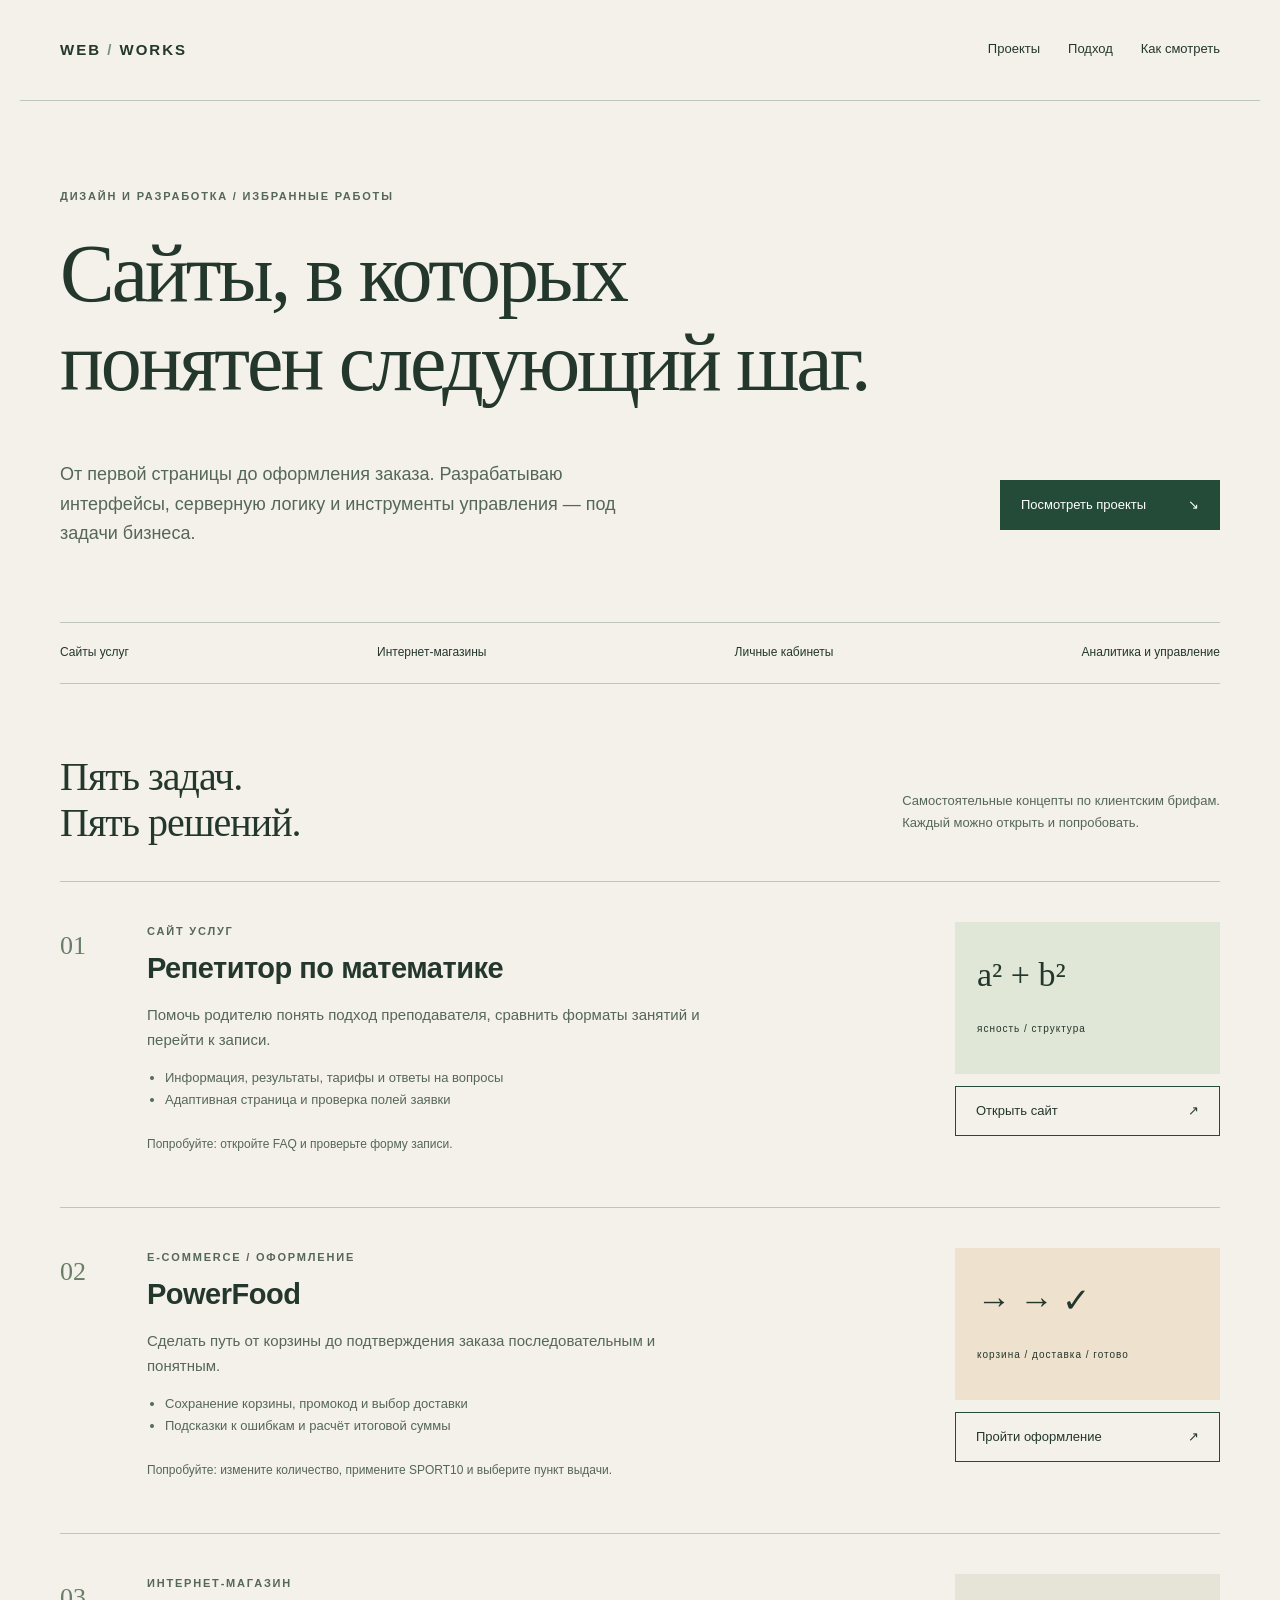
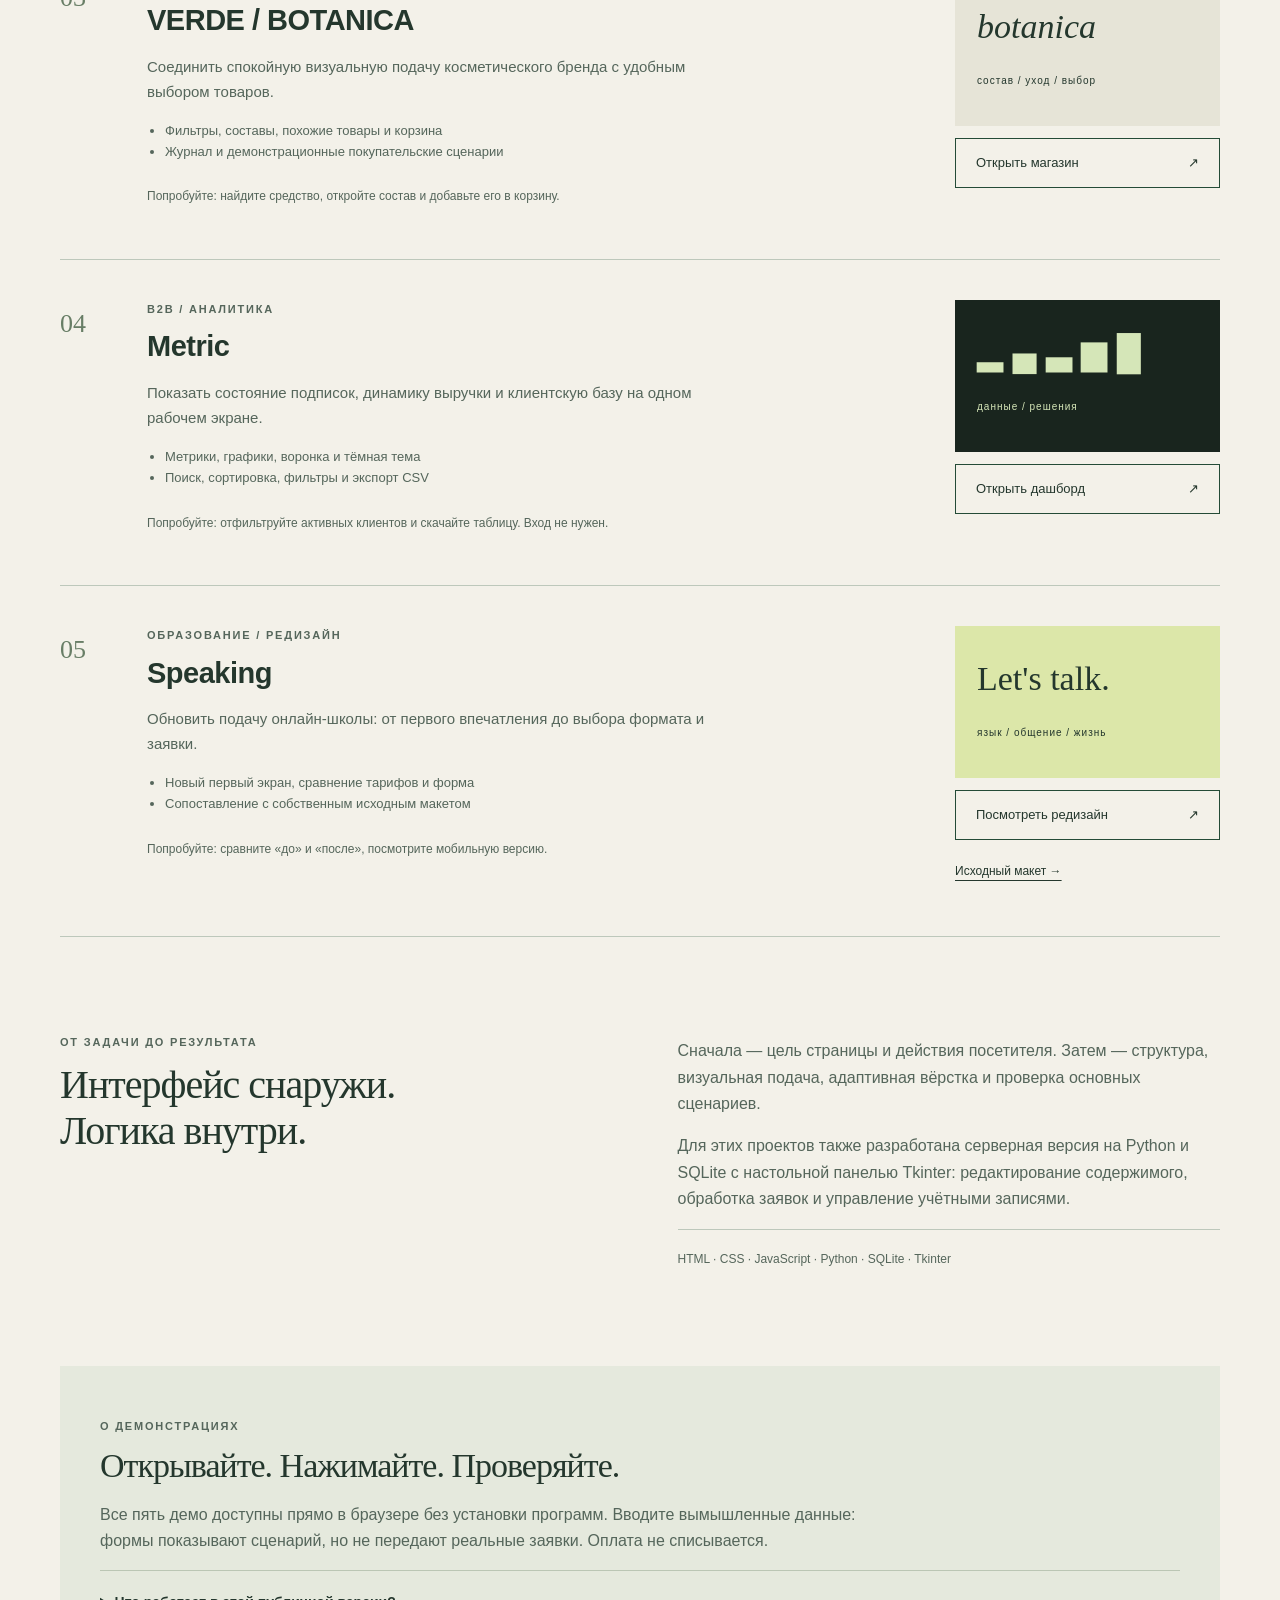
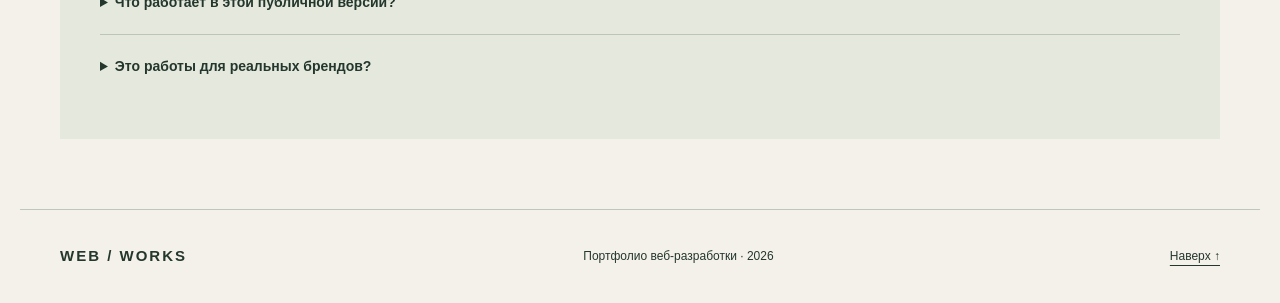
<file: index.html>
<!doctype html>
<html lang="ru">
<head>
  <meta charset="utf-8">
  <meta name="viewport" content="width=device-width,initial-scale=1">
  <meta name="description" content="Портфолио веб-разработки: сайты услуг, интернет-магазины, интерфейсы аналитики. Пять интерактивных демонстраций.">
  <meta name="theme-color" content="#f3f1e9">
  <title>Веб-разработка — избранные проекты</title>
  <link rel="icon" href="assets/favicon.svg" type="image/svg+xml">
  <link rel="stylesheet" href="assets/styles.css">
</head>
<body>
<a class="skip" href="#main">Перейти к содержимому</a>
<header class="wrap"><a class="wordmark" href="./" aria-label="Портфолио — главная">WEB<span> / </span>WORKS</a><nav aria-label="Навигация"><a href="#projects">Проекты</a><a href="#approach">Подход</a><a href="#viewing">Как смотреть</a></nav></header>
<main id="main" class="wrap">
  <section class="hero"><p class="eyebrow">ДИЗАЙН И РАЗРАБОТКА / ИЗБРАННЫЕ РАБОТЫ</p><h1>Сайты, в которых<br>понятен следующий шаг.</h1><div class="hero-bottom"><p>От первой страницы до оформления заказа. Разрабатываю интерфейсы, серверную логику и инструменты управления — под задачи бизнеса.</p><a class="button" href="#projects">Посмотреть проекты <span aria-hidden="true">↘</span></a></div><div class="scope"><span>Сайты услуг</span><span>Интернет-магазины</span><span>Личные кабинеты</span><span>Аналитика и управление</span></div></section>
  <section id="projects" aria-labelledby="projects-title"><div class="section-head"><h2 id="projects-title">Пять задач.<br>Пять решений.</h2><p>Самостоятельные концепты по клиентским брифам.<br>Каждый можно открыть и попробовать.</p></div>
    <article class="project"><span class="number">01</span><div class="copy"><p class="eyebrow">САЙТ УСЛУГ</p><h3>Репетитор по математике</h3><p>Помочь родителю понять подход преподавателя, сравнить форматы занятий и перейти к записи.</p><ul><li>Информация, результаты, тарифы и ответы на вопросы</li><li>Адаптивная страница и проверка полей заявки</li></ul><p class="try">Попробуйте: откройте FAQ и проверьте форму записи.</p></div><div class="project-action"><span class="stamp tutor">a² + b²<br><small>ясность / структура</small></span><a class="button" href="кейс-01-визитка-репетитора/index.html">Открыть сайт <span aria-hidden="true">↗</span></a></div></article>
    <article class="project"><span class="number">02</span><div class="copy"><p class="eyebrow">E-COMMERCE / ОФОРМЛЕНИЕ</p><h3>PowerFood</h3><p>Сделать путь от корзины до подтверждения заказа последовательным и понятным.</p><ul><li>Сохранение корзины, промокод и выбор доставки</li><li>Подсказки к ошибкам и расчёт итоговой суммы</li></ul><p class="try">Попробуйте: измените количество, примените SPORT10 и выберите пункт выдачи.</p></div><div class="project-action"><span class="stamp checkout">→ → ✓<br><small>корзина / доставка / готово</small></span><a class="button" href="кейс-02-checkout-revamp/index.html">Пройти оформление <span aria-hidden="true">↗</span></a></div></article>
    <article class="project"><span class="number">03</span><div class="copy"><p class="eyebrow">ИНТЕРНЕТ-МАГАЗИН</p><h3>VERDE / BOTANICA</h3><p>Соединить спокойную визуальную подачу косметического бренда с удобным выбором товаров.</p><ul><li>Фильтры, составы, похожие товары и корзина</li><li>Журнал и демонстрационные покупательские сценарии</li></ul><p class="try">Попробуйте: найдите средство, откройте состав и добавьте его в корзину.</p></div><div class="project-action"><span class="stamp store">botanica<br><small>состав / уход / выбор</small></span><a class="button" href="кейс-03-магазин-косметики/index.html">Открыть магазин <span aria-hidden="true">↗</span></a></div></article>
    <article class="project"><span class="number">04</span><div class="copy"><p class="eyebrow">B2B / АНАЛИТИКА</p><h3>Metric</h3><p>Показать состояние подписок, динамику выручки и клиентскую базу на одном рабочем экране.</p><ul><li>Метрики, графики, воронка и тёмная тема</li><li>Поиск, сортировка, фильтры и экспорт CSV</li></ul><p class="try">Попробуйте: отфильтруйте активных клиентов и скачайте таблицу. Вход не нужен.</p></div><div class="project-action"><span class="stamp analytics">▂ ▄ ▃ ▆ █<br><small>данные / решения</small></span><a class="button" href="кейс-04-дашборд-saas/index.html">Открыть дашборд <span aria-hidden="true">↗</span></a></div></article>
    <article class="project"><span class="number">05</span><div class="copy"><p class="eyebrow">ОБРАЗОВАНИЕ / РЕДИЗАЙН</p><h3>Speaking</h3><p>Обновить подачу онлайн-школы: от первого впечатления до выбора формата и заявки.</p><ul><li>Новый первый экран, сравнение тарифов и форма</li><li>Сопоставление с собственным исходным макетом</li></ul><p class="try">Попробуйте: сравните «до» и «после», посмотрите мобильную версию.</p></div><div class="project-action"><span class="stamp school">Let's talk.<br><small>язык / общение / жизнь</small></span><a class="button" href="кейс-05-редизайн-школы/index.html">Посмотреть редизайн <span aria-hidden="true">↗</span></a><a class="secondary" href="кейс-05-редизайн-школы/before.html">Исходный макет →</a></div></article>
  </section>
  <section id="approach" class="approach"><div><p class="eyebrow">ОТ ЗАДАЧИ ДО РЕЗУЛЬТАТА</p><h2>Интерфейс снаружи.<br>Логика внутри.</h2></div><div><p>Сначала — цель страницы и действия посетителя. Затем — структура, визуальная подача, адаптивная вёрстка и проверка основных сценариев.</p><p>Для этих проектов также разработана серверная версия на Python и SQLite с настольной панелью Tkinter: редактирование содержимого, обработка заявок и управление учётными записями.</p><p class="stack">HTML · CSS · JavaScript · Python · SQLite · Tkinter</p></div></section>
  <section id="viewing" class="viewing"><p class="eyebrow">О ДЕМОНСТРАЦИЯХ</p><h2>Открывайте. Нажимайте. Проверяйте.</h2><p>Все пять демо доступны прямо в браузере без установки программ. Вводите вымышленные данные: формы показывают сценарий, но не передают реальные заявки. Оплата не списывается.</p><details><summary>Что работает в этой публичной версии?</summary><p>Навигация, адаптивные страницы, фильтры, корзины, демонстрационное оформление, графики и CSV. Данные корзины и отдельные сценарии магазина сохраняются только в вашем браузере. Управление пользователями и серверными данными доступно в отдельной серверной версии.</p></details><details><summary>Это работы для реальных брендов?</summary><p>Это учебные проекты по клиентским брифам с вымышленными брендами и данными. Рост конверсии и другие коммерческие результаты не заявляются. В магазине шесть демонстрационных товаров, а сравнение школы выполнено с собственным исходным макетом.</p></details></section>
</main><footer class="wrap"><a class="wordmark" href="./">WEB / WORKS</a><span>Портфолио веб-разработки · 2026</span><a href="#main">Наверх ↑</a></footer>
</body></html>
</file>
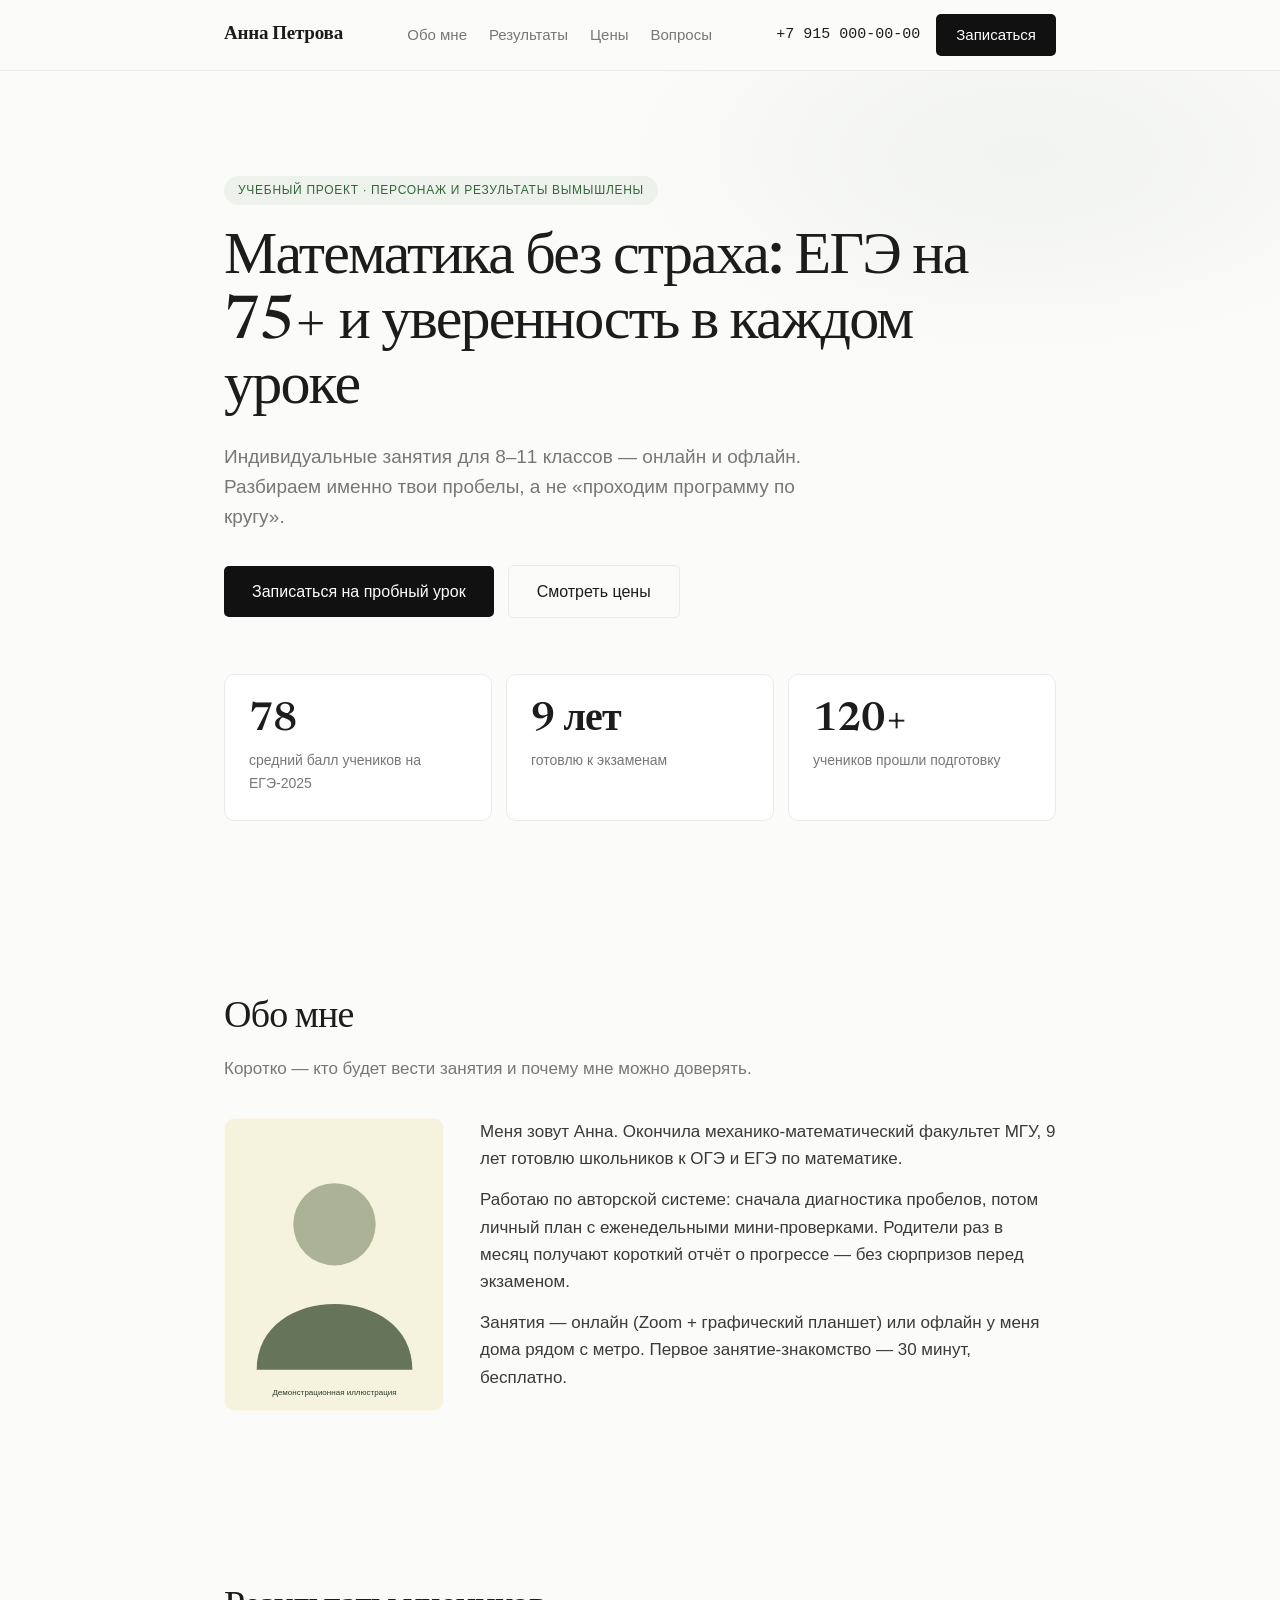
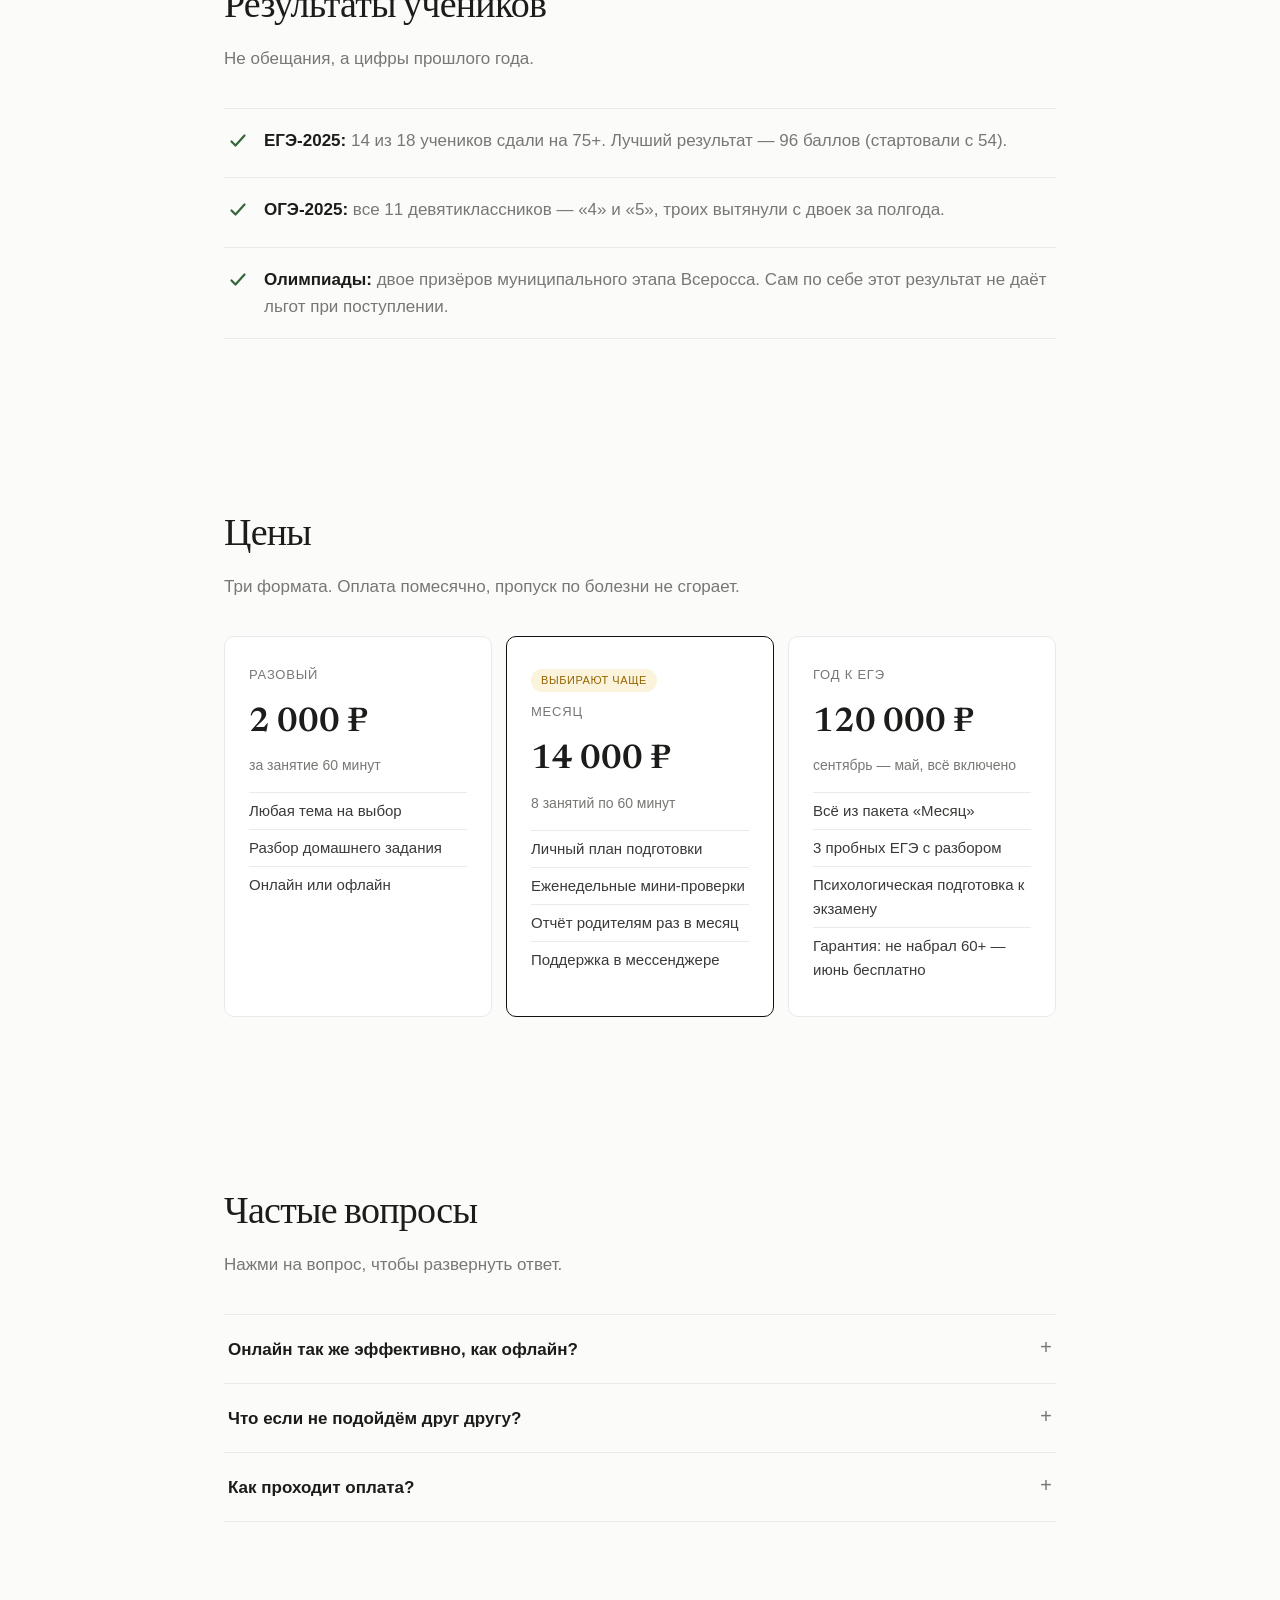
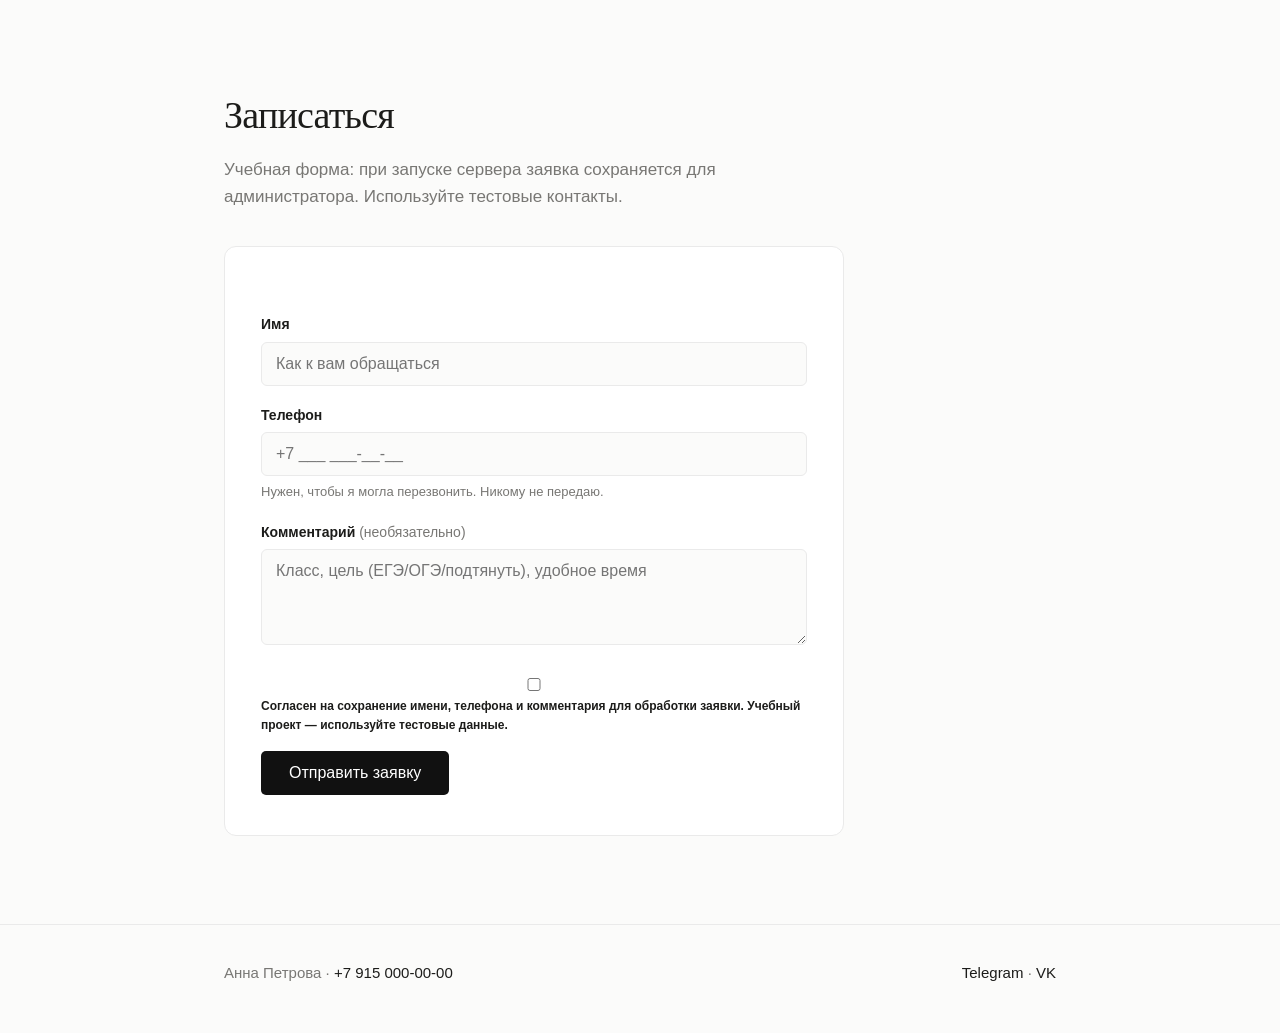
<file: кейс-01-визитка-репетитора/index.html>
<!DOCTYPE html>
<!-- ВИЗИТКА РЕПЕТИТОРА — режим serve.
     ЗАПУСК: в этой папке выполни «npx serve .» или «python -m http.server 8000»,
     открой показанный адрес. Двойным кликом тоже откроется, но тексты подтянутся
     только через сервер (config.json грузится запросом).
     ЗАКАЗЧИКУ: правишь ТОЛЬКО config.json. Картинку положи рядом с этим файлом
     и впиши её имя в поле "photo" (например "photo.jpg"). -->
<html lang="ru">
<head>
<meta charset="UTF-8">
<meta name="viewport" content="width=device-width, initial-scale=1.0">
<title>Визитка репетитора</title>
<meta name="description" content="">
<link rel="preconnect" href="https://fonts.googleapis.com">
<link rel="preconnect" href="https://fonts.gstatic.com" crossorigin>
<link href="https://fonts.googleapis.com/css2?family=Newsreader:opsz,wght@6..72,400;6..72,500;6..72,600&display=swap" rel="stylesheet">
<link rel="stylesheet" href="styles.css">
</head>
<body>

<header>
  <div class="nav">
    <a class="logo" href="#top" id="logo"></a>
    <nav id="mainNav"></nav>
    <span class="head-cta">
      <a class="phone" id="headPhone" href="#"></a>
      <a class="btn btn-small" id="headCta" href="#signup"></a>
    </span>
  </div>
</header>

<main id="top">
  <div class="wrap"><div class="load-error" id="loadError">
    Не загрузился config.json — запусти папку через сервер
    (npx serve . или python -m http.server), а не двойным кликом.
  </div></div>

  <section class="hero">
    <div class="wrap">
      <span class="tag reveal" id="heroBadge"></span>
      <h1 class="reveal" id="heroTitle"></h1>
      <p class="lead reveal" id="heroLead"></p>
      <div class="btn-row reveal">
        <a class="btn" href="#signup" id="heroCta1"></a>
        <a class="btn btn-ghost" href="#plans" id="heroCta2"></a>
      </div>
      <div class="bento" id="stats"></div>
    </div>
  </section>

  <section id="about">
    <div class="wrap">
      <h2 class="reveal" id="aboutTitle"></h2>
      <p class="sec-sub reveal" id="aboutSub"></p>
      <div class="about">
        <img class="reveal" id="aboutPhoto" src="" alt="">
        <div class="reveal" id="aboutText"></div>
      </div>
    </div>
  </section>

  <section id="results">
    <div class="wrap">
      <h2 class="reveal" id="resTitle"></h2>
      <p class="sec-sub reveal" id="resSub"></p>
      <ul class="res" id="resList"></ul>
    </div>
  </section>

  <section id="plans">
    <div class="wrap">
      <h2 class="reveal" id="plansTitle"></h2>
      <p class="sec-sub reveal" id="plansSub"></p>
      <div class="plans" id="plansGrid"></div>
    </div>
  </section>

  <section id="faq">
    <div class="wrap">
      <h2 class="reveal" id="faqTitle"></h2>
      <p class="sec-sub reveal" id="faqSub"></p>
      <div class="faq reveal" id="faqList"></div>
    </div>
  </section>

  <section id="signup">
    <div class="wrap">
      <h2 class="reveal" id="formTitle"></h2>
      <p class="sec-sub reveal" id="formSub"></p>
      <div class="form-card reveal">
        <form id="leadForm" novalidate>
          <label for="fName" id="lbName"></label>
          <input id="fName" name="name" type="text" autocomplete="name" required>
          <label for="fPhone" id="lbPhone"></label>
          <input id="fPhone" name="phone" type="tel" autocomplete="tel" required>
          <p class="hint" id="phoneHint"></p>
          <label for="fMsg" id="lbMsg"></label>
          <textarea id="fMsg" name="msg"></textarea>
          <div style="margin-top:24px"><button class="btn" type="submit" id="sendBtn"></button></div>
        </form>
        <div class="form-ok" id="formOk"></div>
      </div>
    </div>
  </section>
</main>

<footer>
  <div class="wrap">
    <div><span id="footName"></span> · <a id="footPhone" href="#"></a></div>
    <div><a id="footTg" href="#"></a> · <a id="footVk" href="#"></a></div>
  </div>
</footer>

<script src="../shared/api.js"></script>
<script src="app.js"></script>
</body>
</html>
</file>
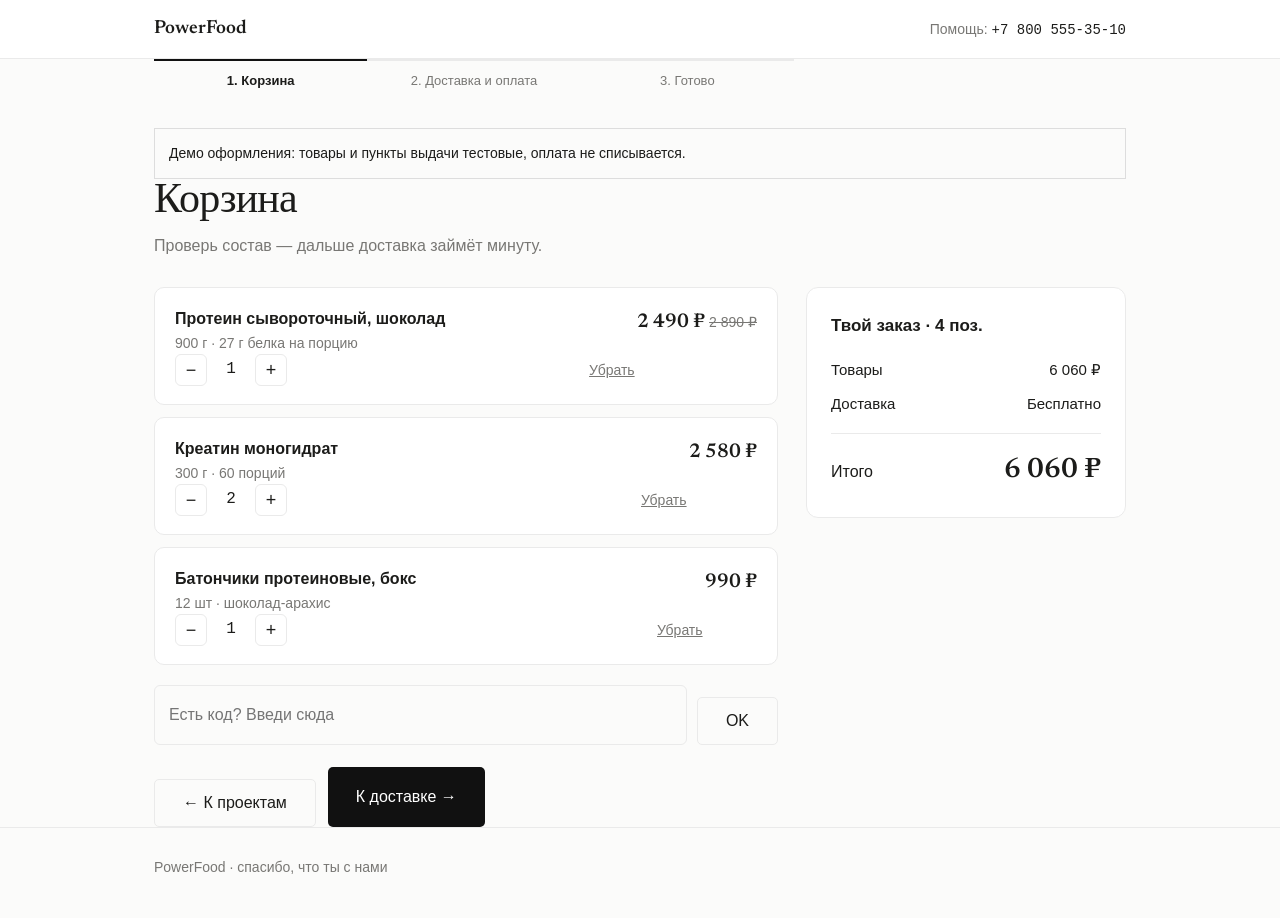
<file: кейс-02-checkout-revamp/index.html>
<!DOCTYPE html>
<!-- CHECKOUT REVAMP — режим serve.
     ЗАПУСК: в этой папке «npx serve .» или «python -m http.server 8000».
     ЗАКАЗЧИКУ: правишь ТОЛЬКО config.json (товары, цены, доставка, тексты).
     accept apiEndpoint: null = демо (номер заказа выдумывается),
     впиши URL API магазина — заказы полетят туда. -->
<html lang="ru">
<head>
<meta charset="UTF-8">
<meta name="viewport" content="width=device-width, initial-scale=1.0">
<title>Оформление заказа</title>
<meta name="description" content="">
<link rel="preconnect" href="https://fonts.googleapis.com">
<link rel="preconnect" href="https://fonts.gstatic.com" crossorigin>
<link href="https://fonts.googleapis.com/css2?family=Newsreader:opsz,wght@6..72,400;6..72,500;6..72,600&display=swap" rel="stylesheet">
<link rel="stylesheet" href="styles.css">
<link rel="stylesheet" href="checkout.css">
</head>
<body>

<header>
  <div class="nav">
    <a class="logo" href="#" id="logo" onclick="return false"></a>
    <span class="support" id="support"></span>
  </div>
</header>

<main class="wrap">
  <div class="load-error" id="loadError">
    Не загрузился config.json — запусти папку через сервер
    (npx serve . или python -m http.server), а не двойным кликом.
  </div>
  <div class="steps" id="steps"></div>
  <p id="demoNotice" role="status">Демо оформления: товары и пункты выдачи тестовые, оплата не списывается.</p>

  <!-- ШАГ 1: корзина -->
  <div id="viewCart">
    <h1 id="cartTitle"></h1>
    <p class="sub" id="cartSub"></p>
    <div class="layout">
      <div>
        <div id="cartBox"></div>
        <div class="promo">
          <input id="promoIn" type="text" autocomplete="off">
          <button class="btn btn-ghost" id="promoBtn" style="width:auto"></button>
        </div>
        <div class="promo-msg" id="promoMsg"></div>
        <div class="nav-btns"><button class="btn" id="toDelivery" style="width:auto"></button></div>
      </div>
      <aside class="summary" id="summary"></aside>
    </div>
  </div>

  <!-- ШАГ 2: доставка и оплата -->
  <div id="viewDlv" style="display:none">
    <h1 id="dlvTitle"></h1>
    <p class="sub" id="dlvSub"></p>
    <div class="layout">
      <div>
        <div class="fsec">
          <h3 id="ctTitle"></h3>
          <label id="lbName" for="fName"></label>
          <input id="fName" type="text" autocomplete="name">
          <div class="ferr" id="errName"></div>
          <label id="lbPhone" for="fPhone"></label>
          <input id="fPhone" type="tel" autocomplete="tel">
          <div class="ferr" id="errPhone"></div>
          <label id="lbMail" for="fMail"></label>
          <input id="fMail" type="email" autocomplete="email">
          <div class="ferr" id="errMail"></div>
        </div>
        <div class="fsec">
          <h3 id="addrTitle"></h3>
          <label id="lbCity" for="fCity"></label>
          <input id="fCity" type="text" autocomplete="address-level2">
          <div class="ferr" id="errCity"></div>
          <label id="lbAddr" for="fAddr"></label>
          <input id="fAddr" type="text" autocomplete="street-address">
          <div class="ferr" id="errAddr"></div>
          <div id="pickupField" hidden><label for="pickupPoint">Пункт выдачи *</label><select id="pickupPoint"></select><div class="ferr" id="errPickup">Выбери пункт выдачи.</div></div>
          <label id="lbMsg" for="fMsg"></label>
          <textarea id="fMsg" style="min-height:64px"></textarea>
        </div>
        <div class="opt-group"><div class="opt-title" id="mTitle"></div><div id="methods"></div></div>
        <div class="opt-group"><div class="opt-title" id="pTitle"></div><div id="pays"></div></div>
        <div class="form-err" id="formErr" role="alert"></div>
        <div class="nav-btns">
          <button class="btn btn-ghost" id="backBtn"></button>
          <button class="btn" id="sendBtn" style="width:auto"></button>
        </div>
      </div>
      <aside class="summary" id="summary2"></aside>
    </div>
  </div>

  <!-- ШАГ 3: успех -->
  <div id="viewOk" style="display:none">
    <div class="success">
      <div class="tick">
        <svg width="30" height="30" viewBox="0 0 20 20" fill="none"><path d="M3.5 10.5l4 4 9-10" stroke="#346538" stroke-width="2.2" stroke-linecap="round" stroke-linejoin="round"/></svg>
      </div>
      <h1 id="okTitle"></h1>
      <p id="okText"></p>
      <button class="btn" id="againBtn" style="width:auto"></button>
    </div>
  </div>
</main>

<footer><div class="wrap"><span id="logo2"></span></div></footer>

<script src="../shared/api.js"></script>
<script src="app.js"></script>
</body>
</html>
</file>
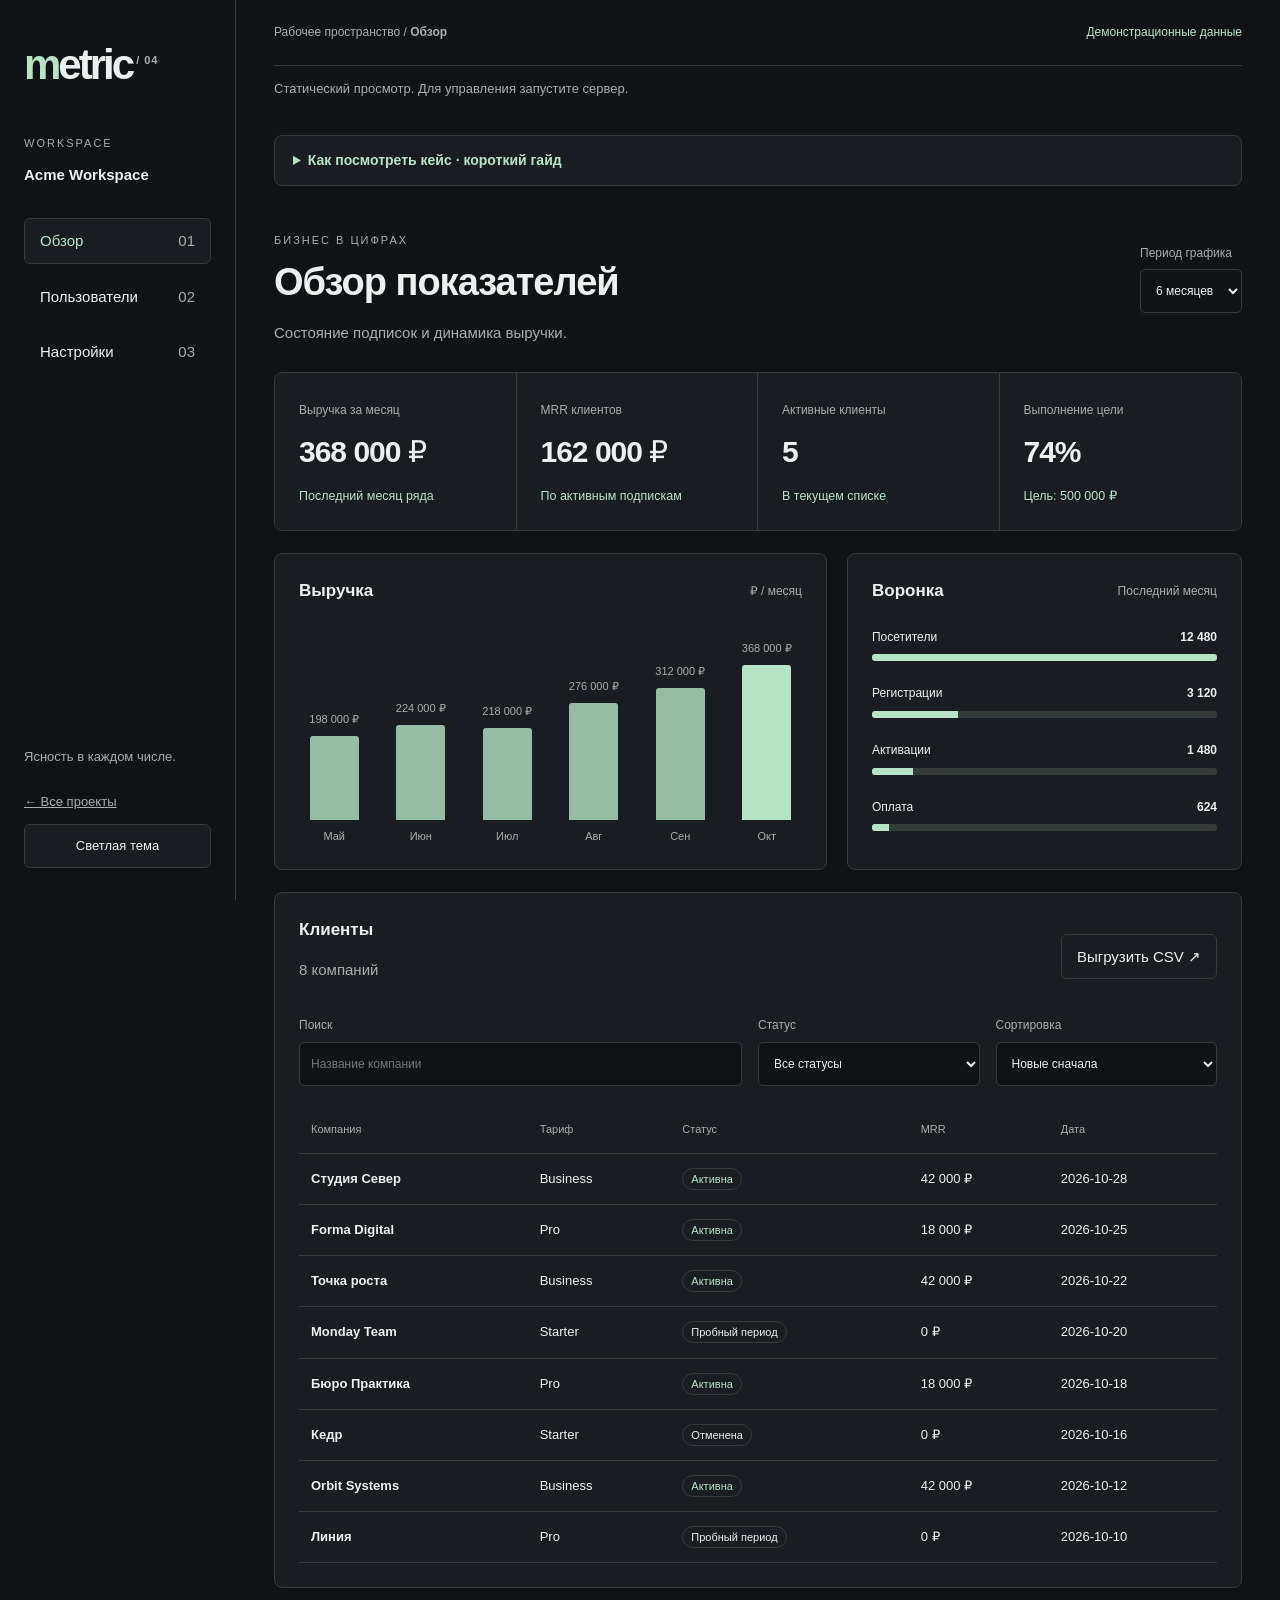
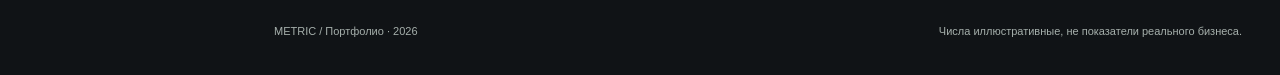
<file: кейс-04-дашборд-saas/index.html>
<!doctype html><html lang="ru"><head><meta charset="utf-8"><meta name="viewport" content="width=device-width,initial-scale=1"><title>Metric — аналитика SaaS</title><meta name="description" content="Демонстрационный SaaS-дашборд с серверной авторизацией и управлением пользователями."><link rel="stylesheet" href="styles.css"><script defer src="../shared/api.js"></script><script defer src="app.js"></script></head>
<body><aside><a class="brand" href="../">m<span>etric</span><sup> / 04</sup></a><p class="overline">WORKSPACE</p><strong id="workspace">Acme Workspace</strong><nav aria-label="Разделы"><button data-page="overview" aria-current="page">Обзор <span>01</span></button><button data-page="users">Пользователи <span>02</span></button><button data-page="settings">Настройки <span>03</span></button></nav><div class="aside-bottom"><p>Ясность в каждом числе.</p><a href="../">← Все проекты</a><button id="theme">Светлая тема</button><button id="logout" hidden>Выйти</button></div></aside>
<main><header><span>Рабочее пространство / <b id="breadcrumb">Обзор</b></span><span class="demo">Демонстрационные данные</span></header><p id="message" role="status">Загружаем данные…</p>
<details class="viewing-guide"><summary>Как посмотреть кейс · короткий гайд</summary><div>
<p><strong>Быстрый просмотр без пароля.</strong> Если видите форму входа, нажмите «Посмотреть демо без входа» над ней. На GitHub Pages демо открывается автоматически. Можно переключать темы, смотреть графики, фильтровать таблицу и скачивать CSV. Для перехода к авторизации нажмите «Войти для управления». Демо не изменяет серверные данные.</p>
<p><strong>Полная версия на компьютере.</strong> В общей папке <code>портфолио</code> один раз запустите <code>setup.bat</code> и создайте администратора. Затем запустите <code>start-server.bat</code>, откройте <a href="http://127.0.0.1:8080/">http://127.0.0.1:8080/</a> и выберите кейс 04. Войдите с почтой и паролем, указанными при настройке. Общего готового пароля нет; на размещённом сервере доступ выдаёт его владелец.</p>
<ol>
<li><strong>Обзор:</strong> посмотрите показатели, выручку и воронку. MRR — ежемесячная повторяющаяся выручка активных подписок. Выбор «3 / 6 месяцев» меняет только график выручки.</li>
<li><strong>Клиенты:</strong> введите название, выберите статус и сортировку. «Выгрузить CSV» скачает текущую отфильтрованную таблицу — её можно открыть в Excel.</li>
<li><strong>Тема:</strong> кнопка в боковой панели переключает светлое и тёмное оформление.</li>
<li><strong>Пользователи и настройки:</strong> на сервере администратор создаёт учётные записи, отключает доступ, меняет название пространства и цель выручки. Аналитик просматривает данные и выгружает CSV.</li>
</ol>
<p><strong>Изменить графики и клиентов:</strong> запустите <code>start-admin.bat</code>, подключитесь к серверу, выберите «Metric — SaaS». После редактирования нажмите «Применить значение локально», затем «Опубликовать изменения на сервер» и обновите дашборд.</p>
<p>Все числа учебные. Для локального просмотра используйте HTTP-сервер: открытие <code>index.html</code> двойным щелчком не подходит для загрузки данных.</p>
</div></details>
<style>
.viewing-guide{margin:18px 0 26px;border:1px solid var(--line);border-radius:8px;background:var(--panel);font-size:14px}
.viewing-guide summary{padding:14px 18px;min-height:48px;cursor:pointer;font-weight:600;color:var(--accent)}
.viewing-guide summary:focus-visible{outline:2px solid var(--accent);outline-offset:3px}
.viewing-guide>div{padding:0 18px 14px;max-width:920px;overflow-wrap:anywhere}
.viewing-guide strong{color:var(--text)}
.viewing-guide ol{padding-left:23px;color:var(--muted)}
.viewing-guide li{margin:12px 0}
.viewing-guide code{font-size:.92em;color:var(--text)}
</style>
<section id="login" hidden><p class="overline">ДОСТУП К РАБОЧЕМУ ПРОСТРАНСТВУ</p><h1>Добро пожаловать.</h1><p>Войдите с учётной записью администратора или аналитика.</p><form id="loginForm"><label>Электронная почта<input name="email" type="email" required autocomplete="username"></label><label>Пароль<input name="password" type="password" required autocomplete="current-password"></label><button class="primary">Войти</button></form></section>
<section id="overview" hidden><div class="heading"><div><p class="overline">БИЗНЕС В ЦИФРАХ</p><h1>Обзор показателей</h1><p>Состояние подписок и динамика выручки.</p></div><label>Период графика<select id="period"><option value="6">6 месяцев</option><option value="3">3 месяца</option></select></label></div><div id="metrics" class="metrics"></div><div class="charts"><article><div class="section-heading"><h2>Выручка</h2><span>₽ / месяц</span></div><div id="revenue" class="bars" role="img" aria-label="Выручка по месяцам"></div></article><article><div class="section-heading"><h2>Воронка</h2><span>Последний месяц</span></div><div id="funnel"></div></article></div><article class="customers"><div class="section-heading"><div><h2>Клиенты</h2><p id="count"></p></div><button id="export">Выгрузить CSV ↗</button></div><div class="filters"><label>Поиск<input id="search" placeholder="Название компании"></label><label>Статус<select id="status"><option value="">Все статусы</option><option value="active">Активна</option><option value="trial">Пробный период</option><option value="cancelled">Отменена</option></select></label><label>Сортировка<select id="sort"><option value="date">Новые сначала</option><option value="mrr">MRR по убыванию</option><option value="name">По названию</option></select></label></div><div class="table-wrap"><table><thead><tr><th>Компания</th><th>Тариф</th><th>Статус</th><th>MRR</th><th>Дата</th></tr></thead><tbody id="rows"></tbody></table></div><p id="empty" hidden>По этим условиям клиентов нет. Измените фильтры.</p></article></section>
<section id="users" hidden><p class="overline">КОМАНДА</p><h1>Пользователи</h1><p>Создание учётных записей и отключение доступа. Доступно администратору.</p><div id="userList"></div><form id="userForm" hidden><h2>Добавить пользователя</h2><label>Имя<input name="name" required minlength="2"></label><label>Почта<input name="email" type="email" required></label><label>Пароль<input name="password" type="password" minlength="12" required></label><label>Роль<select name="role"><option value="analyst">Аналитик</option><option value="admin">Администратор</option></select></label><button class="primary">Создать учётную запись</button></form></section>
<section id="settings" hidden><p class="overline">ПАРАМЕТРЫ</p><h1>Настройки пространства</h1><form id="settingsForm"><label>Название<input name="workspace" required maxlength="100"></label><label>Цель выручки, ₽<input name="goal" type="number" min="1" max="100000000" required></label><p>Публикация настроек доступна администратору. Полные данные редактируются в Tkinter-программе.</p><button class="primary">Сохранить</button></form></section>
<footer>METRIC / Портфолио · 2026 <span>Числа иллюстративные, не показатели реального бизнеса.</span></footer></main></body></html>
</file>
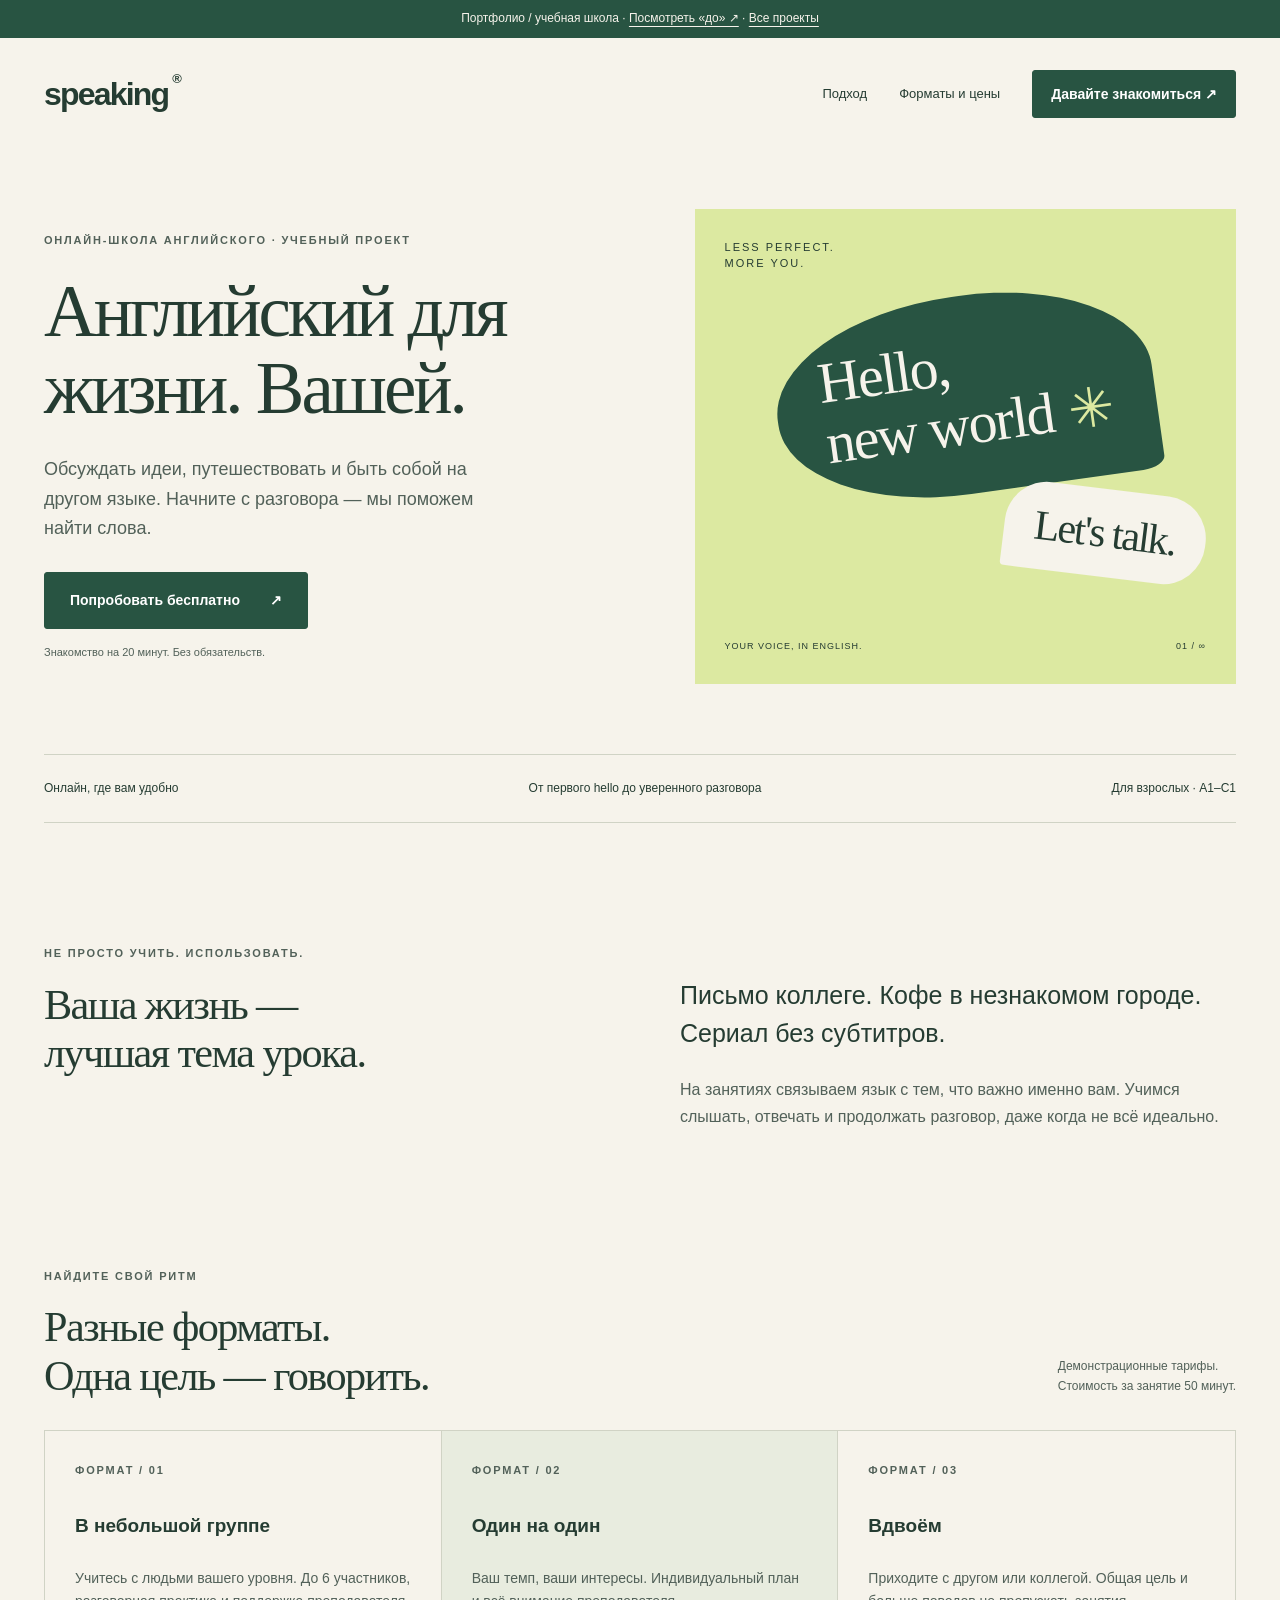
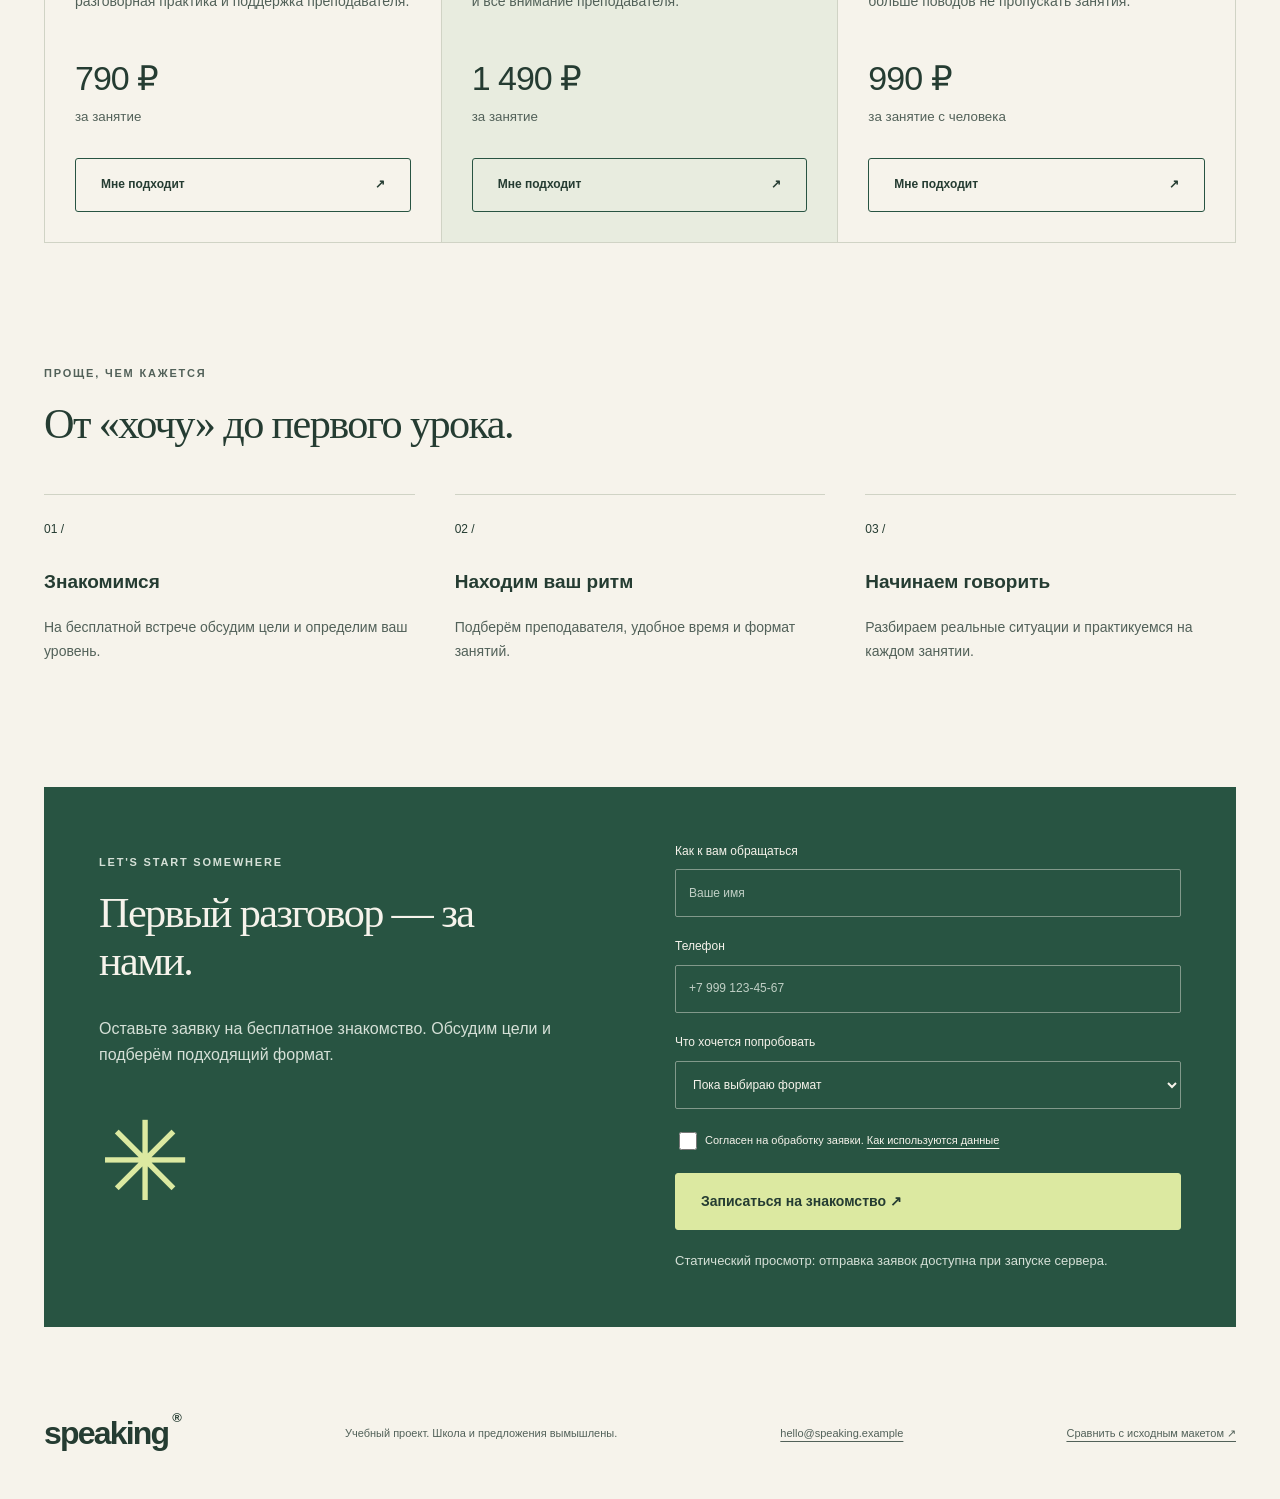
<file: кейс-05-редизайн-школы/index.html>
<!doctype html><html lang="ru"><head><meta charset="utf-8"><meta name="viewport" content="width=device-width,initial-scale=1"><title>Speaking — английский для вашей жизни</title><meta name="description" content="Демонстрационный редизайн онлайн-школы английского. Форматы, тарифы и запись на знакомство."><link rel="stylesheet" href="styles.css"><script defer src="../shared/api.js"></script><script defer src="app.js"></script></head><body>
<div class="notice">Портфолио / учебная школа · <a href="before.html">Посмотреть «до» ↗</a> · <a href="../">Все проекты</a></div>
<header><a class="logo" href="index.html">speaking<span>®</span></a><nav aria-label="Основная навигация"><a href="#approach">Подход</a><a href="#plans">Форматы и цены</a><a class="button small" href="#apply">Давайте знакомиться ↗</a></nav></header>
<main><section class="hero"><div class="hero-copy"><p class="eyebrow" id="eyebrow"></p><h1 id="title"></h1><p class="lead" id="description"></p><a class="button" href="#apply">Попробовать бесплатно <span>↗</span></a><p class="caption">Знакомство на 20 минут. Без обязательств.</p></div><div class="hero-art" aria-label="Иллюстрация разговора на английском" role="img"><div class="art-label">LESS PERFECT.<br>MORE YOU.</div><div class="speech first">Hello,<br>new world<span>✳</span></div><div class="speech second">Let's talk.</div><div class="art-foot"><span>YOUR VOICE, IN ENGLISH.</span><span>01 / ∞</span></div></div></section>
<div class="strip"><span>Онлайн, где вам удобно</span><span>От первого hello до уверенного разговора</span><span>Для взрослых · A1–C1</span></div>
<section id="approach" class="approach"><div><p class="eyebrow">НЕ ПРОСТО УЧИТЬ. ИСПОЛЬЗОВАТЬ.</p><h2>Ваша жизнь —<br>лучшая тема урока.</h2></div><div><p class="large">Письмо коллеге. Кофе в незнакомом городе. Сериал без субтитров.</p><p>На занятиях связываем язык с тем, что важно именно вам. Учимся слышать, отвечать и продолжать разговор, даже когда не всё идеально.</p></div></section>
<section id="plans"><div class="section-head"><div><p class="eyebrow">НАЙДИТЕ СВОЙ РИТМ</p><h2>Разные форматы.<br>Одна цель — говорить.</h2></div><p>Демонстрационные тарифы.<br>Стоимость за занятие 50 минут.</p></div><div id="planGrid" class="plans"></div></section>
<section class="steps-section"><p class="eyebrow">ПРОЩЕ, ЧЕМ КАЖЕТСЯ</p><h2>От «хочу» до первого урока.</h2><div id="steps" class="steps"></div></section>
<section id="apply" class="application"><div><p class="eyebrow">LET'S START SOMEWHERE</p><h2 id="formTitle"></h2><p id="formText"></p><span class="asterisk" aria-hidden="true">✳</span></div><form id="leadForm"><label>Как к вам обращаться<input name="name" required minlength="2" maxlength="100" autocomplete="name" placeholder="Ваше имя"></label><label>Телефон<input name="phone" type="tel" required autocomplete="tel" placeholder="+7 999 123-45-67"></label><label>Что хочется попробовать<select name="message"><option>Пока выбираю формат</option>В небольшой группе</option>Один на один</option>Вдвоём</option></select></label><label class="consent"><input name="consent" type="checkbox" required>Согласен на обработку заявки. <a href="privacy.html">Как используются данные</a></label><button class="button" id="submit">Записаться на знакомство ↗</button><p id="result" role="status"></p></form></section>
</main><footer><a class="logo" href="index.html">speaking<span>®</span></a><p>Учебный проект. Школа и предложения вымышлены.</p><a id="email"></a><a href="before.html">Сравнить с исходным макетом ↗</a></footer></body></html>
</file>
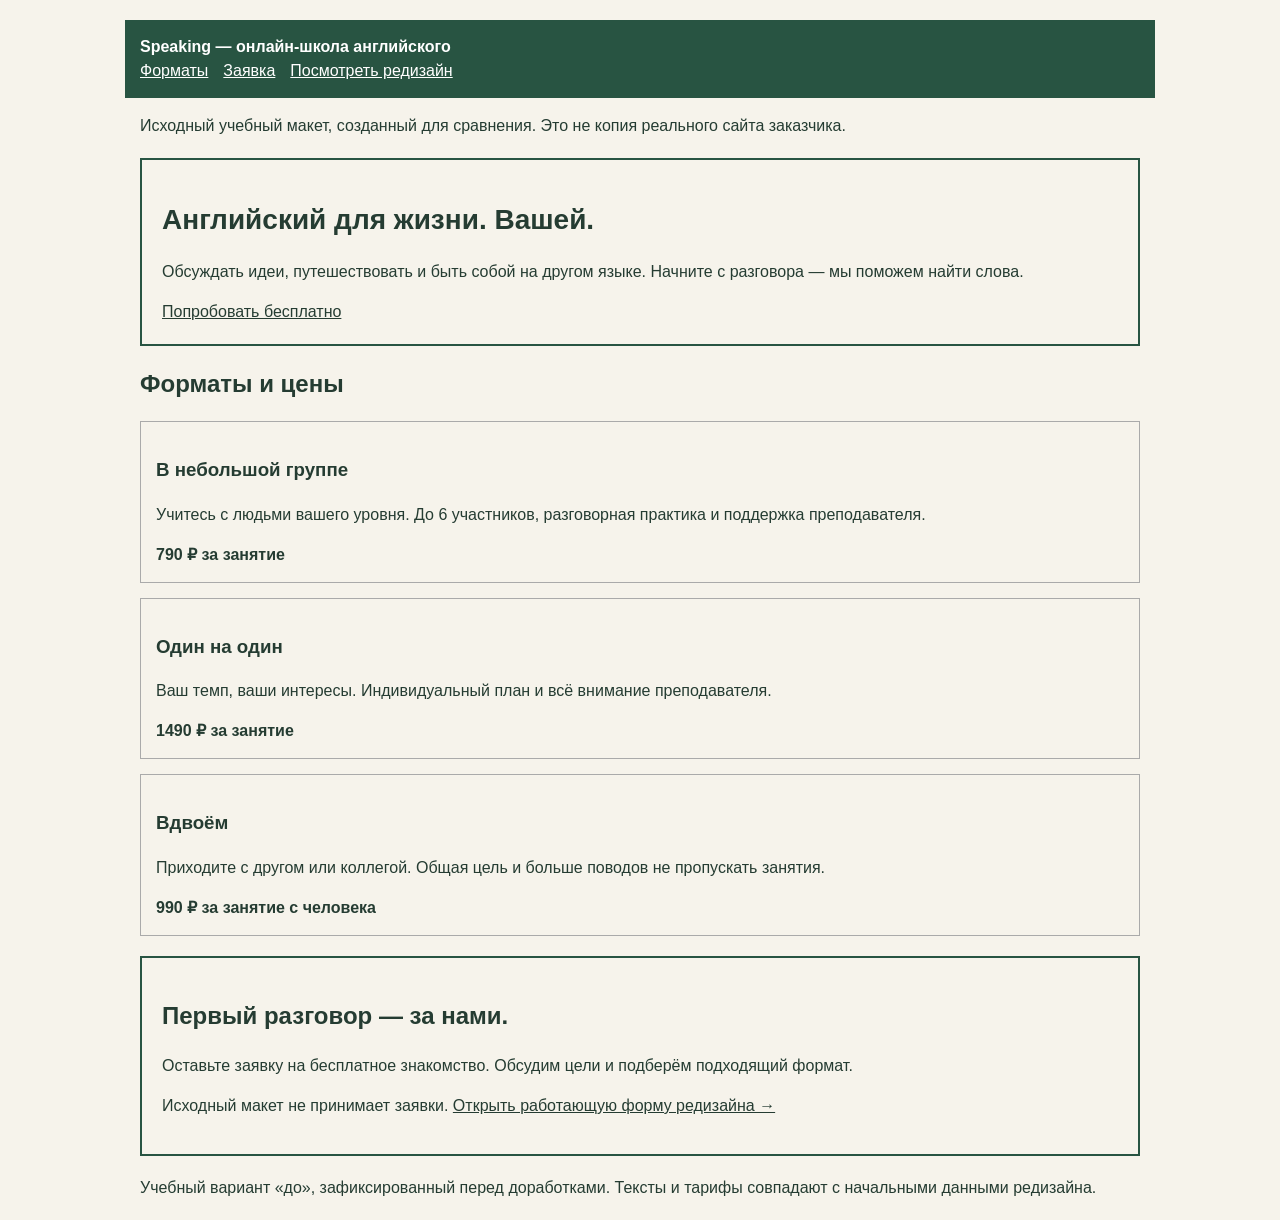
<file: кейс-05-редизайн-школы/before.html>
<!doctype html><html lang="ru"><head><meta charset="utf-8"><meta name="viewport" content="width=device-width,initial-scale=1"><title>Speaking — исходный учебный макет</title><style>body{font:16px/1.5 Arial,sans-serif;margin:20px;background:#f6f3eb;color:#253c32}header,main,footer{max-width:1000px;margin:auto}header{background:#285442;color:white;padding:15px}a{color:inherit}nav a{margin-right:15px}.box{border:2px solid #285442;padding:20px;margin:20px 0}h1{font-size:28px}button{background:#285442;color:white;padding:10px}input{padding:9px;max-width:100%}article{border:1px solid #aaa;padding:15px;margin:15px 0}</style></head><body><header><strong>Speaking — онлайн-школа английского</strong><nav><a href="#plans">Форматы</a><a href="#apply">Заявка</a><a href="index.html">Посмотреть редизайн</a></nav></header><main><p>Исходный учебный макет, созданный для сравнения. Это не копия реального сайта заказчика.</p><div class="box"><h1>Английский для жизни. Вашей.</h1><p>Обсуждать идеи, путешествовать и быть собой на другом языке. Начните с разговора — мы поможем найти слова.</p><a href="#apply">Попробовать бесплатно</a></div><h2 id="plans">Форматы и цены</h2><article><h3>В небольшой группе</h3><p>Учитесь с людьми вашего уровня. До 6 участников, разговорная практика и поддержка преподавателя.</p><strong>790 ₽ за занятие</strong></article><article><h3>Один на один</h3><p>Ваш темп, ваши интересы. Индивидуальный план и всё внимание преподавателя.</p><strong>1490 ₽ за занятие</strong></article><article><h3>Вдвоём</h3><p>Приходите с другом или коллегой. Общая цель и больше поводов не пропускать занятия.</p><strong>990 ₽ за занятие с человека</strong></article><div class="box" id="apply"><h2>Первый разговор — за нами.</h2><p>Оставьте заявку на бесплатное знакомство. Обсудим цели и подберём подходящий формат.</p><p>Исходный макет не принимает заявки. <a href="index.html#apply">Открыть работающую форму редизайна →</a></p></div></main><footer>Учебный вариант «до», зафиксированный перед доработками. Тексты и тарифы совпадают с начальными данными редизайна.</footer></body></html>
</file>
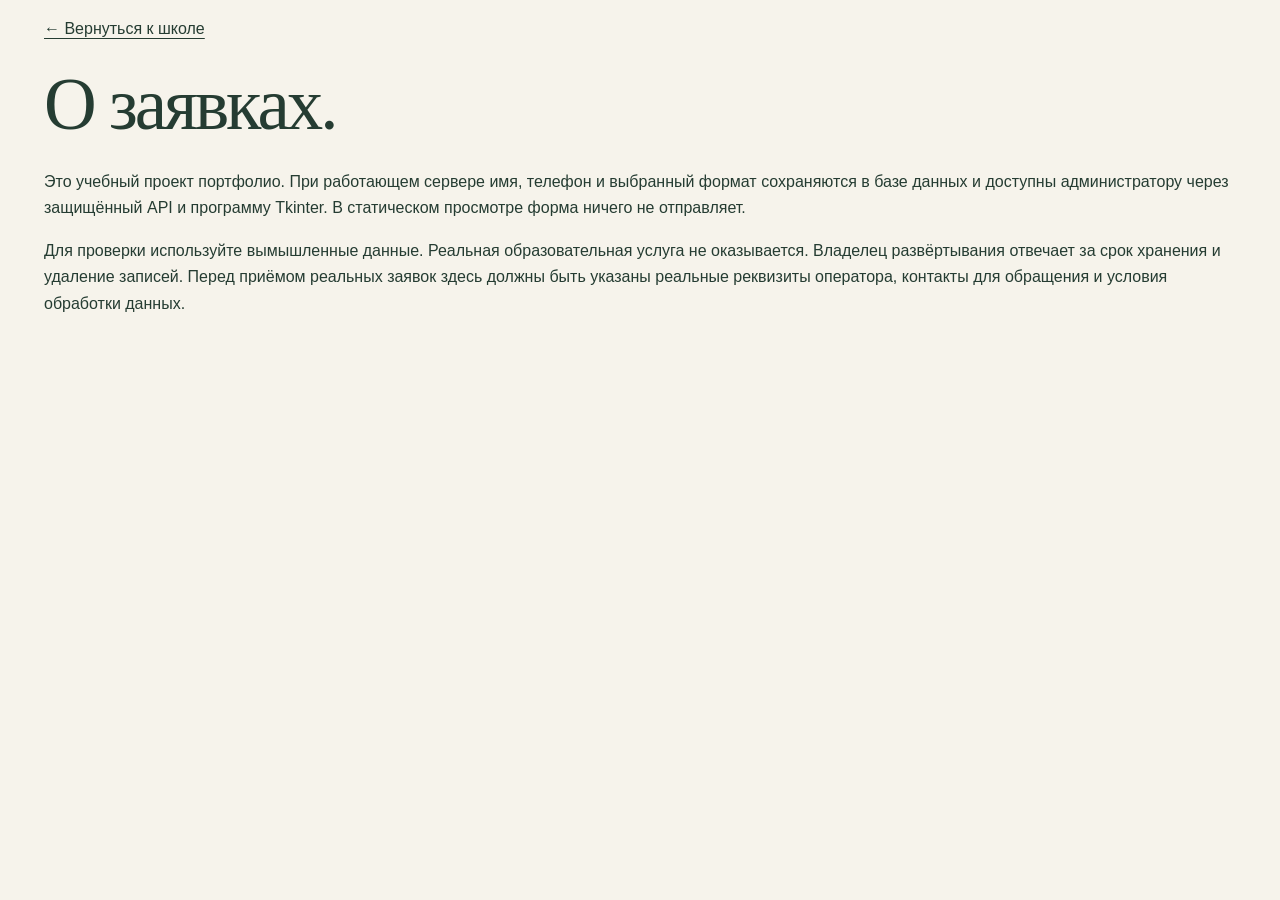
<file: кейс-05-редизайн-школы/privacy.html>
<!doctype html><html lang="ru"><head><meta charset="utf-8"><meta name="viewport" content="width=device-width,initial-scale=1"><title>Данные учебной заявки</title><link rel="stylesheet" href="styles.css"></head><body><main><p><a href="index.html">← Вернуться к школе</a></p><h1>О заявках.</h1><p>Это учебный проект портфолио. При работающем сервере имя, телефон и выбранный формат сохраняются в базе данных и доступны администратору через защищённый API и программу Tkinter. В статическом просмотре форма ничего не отправляет.</p><p>Для проверки используйте вымышленные данные. Реальная образовательная услуга не оказывается. Владелец развёртывания отвечает за срок хранения и удаление записей. Перед приёмом реальных заявок здесь должны быть указаны реальные реквизиты оператора, контакты для обращения и условия обработки данных.</p></main></body></html>
</file>
<file: assets/styles.css>
:root{--paper:#f3f1e9;--ink:#24372d;--muted:#55665b;--line:#bdc8bb;--green:#244b37;--accent:#dce6cb}*{box-sizing:border-box}html{scroll-behavior:smooth;scroll-padding-top:24px}body{margin:0;background:var(--paper);color:var(--ink);font:16px/1.65 'Segoe UI',Arial,sans-serif}.wrap{max-width:1240px;margin:auto;padding-left:40px;padding-right:40px}a{color:inherit;text-underline-offset:5px}a:focus-visible,summary:focus-visible{outline:3px solid var(--green);outline-offset:6px}.skip{position:absolute;left:15px;top:-100px;padding:12px;background:white;z-index:5}.skip:focus{top:15px}header{display:flex;justify-content:space-between;align-items:center;gap:24px;padding-top:28px;padding-bottom:28px;border-bottom:1px solid var(--line)}.wordmark{font-size:15px;font-weight:750;letter-spacing:2px;text-decoration:none}.wordmark span{color:#7a8f7b}nav{display:flex;gap:28px}nav a{font-size:13px;text-decoration:none;padding:10px 0;min-height:44px}.hero{padding:75px 0 0}.eyebrow{font-size:11px;letter-spacing:1.8px;font-weight:650;color:var(--muted)}h1{font:clamp(45px,6.4vw,82px)/1.08 Georgia,serif;letter-spacing:-3px;max-width:1040px;margin:25px 0 35px}.hero-bottom{display:flex;justify-content:space-between;align-items:center;gap:50px;margin-bottom:55px}.hero-bottom p{font-size:18px;max-width:580px;color:var(--muted)}.button{display:flex;align-items:center;justify-content:space-between;gap:20px;min-height:50px;border:1px solid var(--green);padding:13px 20px;text-decoration:none;font-size:13px;transition:background .18s,color .18s}.button:hover{background:var(--green);color:white}.hero .button{background:var(--green);color:white;min-width:220px}.hero .button:hover{background:#132e20}.scope{display:flex;justify-content:space-between;gap:20px;border-top:1px solid var(--line);border-bottom:1px solid var(--line);padding:20px 0;font-size:12px}.section-head{display:flex;justify-content:space-between;align-items:end;gap:30px;padding:70px 0 35px}h2{font:40px/1.15 Georgia,serif;letter-spacing:-1px;margin:0}.section-head p{font-size:13px;color:var(--muted)}.project{display:grid;grid-template-columns:55px 1fr 265px;gap:32px;border-top:1px solid var(--line);padding:40px 0}.number{font:26px Georgia,serif;color:#687e66;padding-top:9px}h3{font-size:29px;line-height:1.2;letter-spacing:-.5px;font-weight:550;margin:8px 0 17px}.copy>p:not(.eyebrow){color:var(--muted);font-size:15px;max-width:570px}.copy .eyebrow{margin-top:0}.copy ul{padding-left:18px;font-size:13px;color:var(--muted)}.copy .try{font-size:12px!important;padding-top:12px}.project-action{display:grid;align-content:start;gap:12px}.stamp{display:block;padding:30px 22px;min-height:145px;font:34px/1.35 Georgia,serif;overflow:hidden}.stamp small{font:10px 'Segoe UI',sans-serif;letter-spacing:1px}.tutor{background:#e1e7d7}.checkout{background:#eee1cd}.store{background:#e6e4d7;font-style:italic}.analytics{background:#19251e;color:#d5e6b8;font-family:Arial,sans-serif}.school{background:#dce7a9}.secondary{font-size:12px;min-height:44px;padding:10px 0}.approach{display:grid;grid-template-columns:1fr 1fr;gap:75px;padding:85px 0;border-top:1px solid var(--line)}.approach p{color:var(--muted)}.approach .stack{font-size:12px;border-top:1px solid var(--line);padding-top:20px}.viewing{background:#e5e9dd;padding:40px;margin-bottom:70px}.viewing h2{font-size:34px}.viewing>p{max-width:780px;color:var(--muted)}details{border-top:1px solid #bbc6b4;padding:5px 0}summary{cursor:pointer;padding:15px 0;font-size:14px;font-weight:600;min-height:48px}details p{font-size:14px;max-width:820px;color:var(--muted)}footer{display:flex;align-items:center;justify-content:space-between;gap:24px;border-top:1px solid var(--line);padding-top:25px;padding-bottom:25px;font-size:12px}footer>a:last-child{padding:12px 0}@media(max-width:850px){.project{grid-template-columns:35px 1fr 210px;gap:22px}.hero-bottom{gap:25px}.hero-bottom p{font-size:16px}.approach{gap:35px}.stamp{font-size:28px}.wrap{padding-left:24px;padding-right:24px}}@media(max-width:600px){header{align-items:start;flex-direction:column;gap:12px}nav{gap:24px}.hero{padding-top:40px}h1{font-size:46px;letter-spacing:-1.8px}.hero-bottom{display:block;margin-bottom:35px}.hero .button{margin-top:25px;max-width:270px}.scope{display:grid;grid-template-columns:1fr 1fr;gap:12px;font-size:11px}.section-head{display:block;padding-top:45px}h2{font-size:34px}.project{grid-template-columns:28px 1fr;gap:15px;padding:30px 0}.project-action{grid-column:2}.stamp{min-height:110px;padding:20px}.copy .try{padding-top:4px}h3{font-size:26px}.approach{grid-template-columns:1fr;gap:15px;padding:45px 0}.viewing{padding:25px 20px;margin:0 -4px 40px}.viewing h2{font-size:30px}footer{flex-wrap:wrap}.eyebrow{font-size:10px}}@media(prefers-reduced-motion:reduce){html{scroll-behavior:auto}.button{transition:none}}
</file>
<file: кейс-01-визитка-репетитора/styles.css>
/* Визитка репетитора — стили. ЗАКАЗЧИКУ СЮДА ЛЕЗТЬ НЕ НУЖНО.
   Все тексты, телефон и картинка — в файле config.json */
:root{
  --bg:#FBFBFA; --surface:#FFFFFF; --ink:#1c1c1a; --muted:#787774;
  --line:#EAEAEA; --accent-bg:#EDF3EC; --accent-ink:#346538;
  --accent2-bg:#FBF3DB; --accent2-ink:#956400; --radius:10px;
  --sans:-apple-system,BlinkMacSystemFont,"Segoe UI","Helvetica Neue",Arial,sans-serif;
  --serif:"Newsreader",Georgia,"Times New Roman",serif;
  --mono:ui-monospace,"SF Mono","JetBrains Mono",Menlo,monospace;
}
*{margin:0;padding:0;box-sizing:border-box}
html{scroll-behavior:smooth}
body{background:var(--bg);color:var(--ink);font-family:var(--sans);
  font-size:17px;line-height:1.6;-webkit-font-smoothing:antialiased}
.wrap{max-width:880px;margin:0 auto;padding:0 24px}
section{padding:88px 0}
section[id]{scroll-margin-top:64px}
header{position:sticky;top:0;z-index:10;background:rgba(251,251,250,.9);
  backdrop-filter:blur(8px);border-bottom:1px solid var(--line)}
.nav{display:flex;align-items:center;justify-content:space-between;
  max-width:880px;margin:0 auto;padding:14px 24px}
.nav .logo{font-family:var(--serif);font-weight:600;font-size:19px;
  letter-spacing:-.01em;text-decoration:none;color:var(--ink)}
.nav nav{display:flex;gap:22px}
.nav nav a{color:var(--muted);text-decoration:none;font-size:15px}
.nav nav a:hover{color:var(--ink)}
.nav .phone{font-family:var(--mono);font-size:15px;color:var(--ink);text-decoration:none}
.nav .head-cta{display:flex;gap:16px;align-items:center}
.btn{display:inline-block;background:#111;color:#fff;text-decoration:none;
  font-size:16px;padding:13px 28px;border-radius:5px;border:none;cursor:pointer;
  font-family:var(--sans)}
.btn:hover{background:#333}
.btn:active{transform:scale(.98)}
.btn-small{padding:9px 20px;font-size:15px}
.btn-row{display:flex;gap:14px;flex-wrap:wrap;align-items:center}
.btn-ghost{background:transparent;color:var(--ink);border:1px solid var(--line)}
.btn-ghost:hover{background:#fff;border-color:#d8d8d8}
.hero{padding:104px 0 88px;position:relative;overflow:hidden}
.hero::before{content:"";position:absolute;inset:0;pointer-events:none;
  background:radial-gradient(600px 300px at 80% 10%,rgba(52,101,56,.05),transparent 70%)}
.tag{display:inline-block;background:var(--accent-bg);color:var(--accent-ink);
  font-size:12px;letter-spacing:.06em;text-transform:uppercase;
  padding:5px 14px;border-radius:9999px;margin-bottom:22px}
h1{font-family:var(--serif);font-weight:500;font-size:clamp(38px,6vw,60px);
  line-height:1.08;letter-spacing:-.03em;margin-bottom:20px}
.lead{font-size:19px;color:var(--muted);max-width:600px;margin-bottom:32px}
.reveal{opacity:0;transform:translateY(12px);
  transition:opacity .6s cubic-bezier(.16,1,.3,1),transform .6s cubic-bezier(.16,1,.3,1)}
.reveal.visible{opacity:1;transform:none}
@media(prefers-reduced-motion:reduce){
  html{scroll-behavior:auto}
  .reveal{opacity:1;transform:none;transition:none}
}
.bento{display:grid;grid-template-columns:1fr 1fr 1fr;gap:14px;margin-top:56px}
@media(max-width:640px){.bento{grid-template-columns:1fr 1fr}}
.cell{background:var(--surface);border:1px solid var(--line);
  border-radius:var(--radius);padding:26px 24px;transition:box-shadow .2s}
.cell:hover{box-shadow:0 2px 8px rgba(0,0,0,.04)}
.cell .num{font-family:var(--serif);font-size:40px;font-weight:600;
  letter-spacing:-.02em;line-height:1}
.cell .lbl{color:var(--muted);font-size:14px;margin-top:8px}
h2{font-family:var(--serif);font-weight:500;font-size:clamp(28px,4vw,38px);
  letter-spacing:-.02em;line-height:1.15;margin-bottom:14px}
.sec-sub{color:var(--muted);margin-bottom:36px;max-width:620px}
.about{display:grid;grid-template-columns:220px 1fr;gap:36px;align-items:start}
@media(max-width:640px){.about{grid-template-columns:1fr}}
.about img{width:100%;border-radius:var(--radius);border:1px solid var(--line);
  filter:sepia(.25) saturate(.85);aspect-ratio:3/4;object-fit:cover;background:#eee}
.about p+p{margin-top:14px}
.about p{color:#3a3a38}
.res{list-style:none;border-top:1px solid var(--line)}
.res li{display:flex;gap:16px;align-items:flex-start;padding:18px 4px;
  border-bottom:1px solid var(--line)}
.res svg{flex:none;margin-top:4px}
.res b{font-weight:600}
.res span{color:var(--muted)}
.plans{display:grid;grid-template-columns:1fr 1fr 1fr;gap:14px}
@media(max-width:640px){.plans{grid-template-columns:1fr}}
.plan{background:var(--surface);border:1px solid var(--line);
  border-radius:var(--radius);padding:28px 24px;transition:box-shadow .2s}
.plan:hover{box-shadow:0 2px 8px rgba(0,0,0,.04)}
.plan.hot{border:1px solid #111}
.plan .p-name{font-size:13px;text-transform:uppercase;letter-spacing:.06em;color:var(--muted)}
.plan .p-price{font-family:var(--serif);font-size:34px;font-weight:600;margin:10px 0 4px}
.plan .p-per{font-size:14px;color:var(--muted);margin-bottom:16px}
.plan ul{list-style:none;font-size:15px;color:#3a3a38}
.plan ul li{padding:6px 0;border-top:1px solid var(--line)}
.badge{display:inline-block;background:var(--accent2-bg);color:var(--accent2-ink);
  font-size:11px;letter-spacing:.05em;text-transform:uppercase;
  padding:3px 10px;border-radius:9999px;margin-bottom:10px}
.faq{border-top:1px solid var(--line)}
.faq details{border-bottom:1px solid var(--line)}
.faq summary{cursor:pointer;list-style:none;display:flex;justify-content:space-between;
  align-items:center;gap:16px;padding:18px 4px;font-weight:600;font-size:17px}
.faq summary::-webkit-details-marker{display:none}
.faq summary .pm{font-family:var(--mono);font-weight:400;color:var(--muted);font-size:20px}
.faq details[open] summary .pm{color:var(--ink)}
.faq .a{padding:0 4px 20px;color:#3a3a38;max-width:640px}
.form-card{background:var(--surface);border:1px solid var(--line);
  border-radius:12px;padding:40px 36px;max-width:620px}
@media(max-width:640px){
  .form-card{padding:28px 22px}
  .nav nav{display:none}
  .nav .phone{display:none}
}
label{display:block;font-size:14px;font-weight:600;margin:18px 0 6px}
label:first-of-type{margin-top:26px}
input,textarea{width:100%;font-family:var(--sans);font-size:16px;color:var(--ink);
  background:var(--bg);border:1px solid var(--line);border-radius:6px;
  padding:12px 14px;outline:none}
input:focus,textarea:focus{border-color:#111;background:#fff}
textarea{min-height:96px;resize:vertical}
.hint{font-size:13px;color:var(--muted);margin-top:6px}
.form-ok{display:none;background:var(--accent-bg);color:var(--accent-ink);
  border-radius:8px;padding:16px 18px;margin-top:20px;font-size:15px}
.load-error{display:none;background:#FDEBEC;color:#9F2F2D;border-radius:8px;
  padding:16px 18px;margin:40px 0;font-size:15px}
footer{border-top:1px solid var(--line);padding:36px 0 48px;color:var(--muted);font-size:15px}
footer .wrap{display:flex;justify-content:space-between;gap:20px;flex-wrap:wrap}
footer a{color:var(--ink);text-decoration:none}
</file>
<file: кейс-02-checkout-revamp/styles.css>
/* Checkout revamp — стили. ЗАКАЗЧИКУ СЮДА ЛЕЗТЬ НЕ НУЖНО.
   Тексты, товары, доставка — в config.json */
:root{
  --bg:#FBFBFA; --surface:#FFFFFF; --ink:#1c1c1a; --muted:#787774;
  --line:#EAEAEA; --accent-bg:#EDF3EC; --accent-ink:#346538;
  --accent2-bg:#FBF3DB; --accent2-ink:#956400;
  --err-bg:#FDEBEC; --err-ink:#9F2F2D; --radius:10px;
  --sans:-apple-system,BlinkMacSystemFont,"Segoe UI","Helvetica Neue",Arial,sans-serif;
  --serif:"Newsreader",Georgia,"Times New Roman",serif;
  --mono:ui-monospace,"SF Mono","JetBrains Mono",Menlo,monospace;
}
*{margin:0;padding:0;box-sizing:border-box}
html{scroll-behavior:smooth}
body{background:var(--bg);color:var(--ink);font-family:var(--sans);
  font-size:16px;line-height:1.6;-webkit-font-smoothing:antialiased}
.wrap{max-width:1020px;margin:0 auto;padding:0 24px}
header{border-bottom:1px solid var(--line);background:var(--surface)}
.nav{display:flex;align-items:center;justify-content:space-between;
  max-width:1020px;margin:0 auto;padding:14px 24px}
.logo{font-family:var(--serif);font-weight:600;font-size:19px;color:var(--ink);text-decoration:none}
.support{font-size:14px;color:var(--muted)}
.support a{color:var(--ink);text-decoration:none;font-family:var(--mono)}
main{padding:40px 0 96px}
/* шаги */
.steps{display:flex;gap:0;margin-bottom:36px;max-width:640px}
.step{flex:1;text-align:center;font-size:13px;color:var(--muted);
  padding-top:12px;position:relative}
.step::before{content:"";position:absolute;top:0;left:0;right:0;height:2px;background:var(--line)}
.step.done{color:var(--accent-ink)}
.step.done::before{background:var(--accent-ink)}
.step.now{color:var(--ink);font-weight:600}
.step.now::before{background:#111}
h1{font-family:var(--serif);font-weight:500;font-size:clamp(30px,4.5vw,42px);
  letter-spacing:-.02em;line-height:1.1;margin-bottom:8px}
.sub{color:var(--muted);margin-bottom:28px;max-width:620px}
.layout{display:grid;grid-template-columns:1fr 320px;gap:28px;align-items:start}
@media(max-width:860px){.layout{grid-template-columns:1fr}}
/* корзина */
.cart-item{display:grid;grid-template-columns:1fr auto;gap:6px 16px;
  background:var(--surface);border:1px solid var(--line);border-radius:var(--radius);
  padding:18px 20px;margin-bottom:12px}
.cart-item .nm{font-weight:600}
.cart-item .sp{font-size:14px;color:var(--muted)}
.cart-item .pr{font-family:var(--serif);font-size:20px;font-weight:600;text-align:right}
.cart-item .old{font-size:14px;color:var(--muted);text-decoration:line-through;
  font-family:var(--sans);font-weight:400}
.stepper{display:flex;align-items:center;gap:12px;grid-column:1/-1}
.stepper button{width:32px;height:32px;border:1px solid var(--line);border-radius:6px;
  background:var(--surface);font-size:18px;cursor:pointer;color:var(--ink);line-height:1}
.stepper button:hover{border-color:#111}
.stepper .q{font-family:var(--mono);min-width:24px;text-align:center}
.stepper .rm{margin-left:auto;background:none;border:none;color:var(--muted);
  font-size:14px;cursor:pointer;text-decoration:underline}
/* промо */
.promo{display:flex;gap:10px;margin:20px 0}
.promo input{flex:1}
.promo-msg{font-size:14px;margin:-8px 0 16px;display:none}
.promo-msg.ok{display:block;color:var(--accent-ink)}
.promo-msg.bad{display:block;color:var(--err-ink)}
/* карточки-радио */
.opt-group{margin:26px 0 8px}
.opt-title{font-weight:600;font-size:17px;margin-bottom:4px}
.opt{display:flex;gap:14px;align-items:flex-start;background:var(--surface);
  border:1px solid var(--line);border-radius:var(--radius);padding:16px 18px;
  margin-bottom:10px;cursor:pointer}
.opt:hover{border-color:#bbb}
.opt.sel{border-color:#111;box-shadow:inset 0 0 0 1px #111}
.opt input{margin-top:4px;accent-color:#111;width:17px;height:17px}
.opt .on{font-weight:600}
.opt .od{font-size:14px;color:var(--muted)}
.opt .op{margin-left:auto;font-family:var(--serif);font-weight:600;white-space:nowrap}
/* поля */
.fsec{background:var(--surface);border:1px solid var(--line);
  border-radius:12px;padding:28px;margin-bottom:16px}
.fsec h3{font-size:18px;margin-bottom:6px}
label{display:block;font-size:14px;font-weight:600;margin:16px 0 6px}
label .req{color:var(--err-ink)}
input[type=text],input[type=tel],input[type=email],textarea{width:100%;
  font-family:var(--sans);font-size:16px;color:var(--ink);background:var(--bg);
  border:1px solid var(--line);border-radius:6px;padding:12px 14px;outline:none}
input:focus,textarea:focus{border-color:#111;background:#fff}
input.bad{border-color:var(--err-ink);background:#FFF7F7}
.ferr{display:none;font-size:13px;color:var(--err-ink);margin-top:5px}
.ferr.show{display:block}
.form-err{display:none;background:var(--err-bg);color:var(--err-ink);
  border-radius:8px;padding:14px 18px;margin:18px 0;font-size:15px}
.form-err.show{display:block}
/* сводка */
.summary{background:var(--surface);border:1px solid var(--line);
  border-radius:12px;padding:24px;position:sticky;top:24px}
.summary h3{font-size:17px;margin-bottom:14px}
.summary .row{display:flex;justify-content:space-between;font-size:15px;padding:5px 0}
.summary .row.mut{color:var(--muted)}
.summary .row.disc{color:var(--accent-ink)}
.summary .total{display:flex;justify-content:space-between;align-items:baseline;
  border-top:1px solid var(--line);margin-top:12px;padding-top:14px}
.summary .total b{font-family:var(--serif);font-size:28px;font-weight:600}
.btn{display:inline-block;background:#111;color:#fff;text-decoration:none;border:none;
  cursor:pointer;font-size:16px;padding:14px 28px;border-radius:5px;font-family:var(--sans);
  width:100%;text-align:center}
.btn:hover{background:#333}
.btn:active{transform:scale(.98)}
.btn-ghost{background:transparent;color:var(--ink);border:1px solid var(--line);
  width:auto;margin-top:12px}
.nav-btns{display:flex;gap:12px;margin-top:22px;flex-wrap:wrap}
/* успех */
.success{background:var(--surface);border:1px solid var(--line);border-radius:12px;
  padding:56px 40px;text-align:center;max-width:620px;margin:0 auto}
.success .tick{width:64px;height:64px;border-radius:50%;background:var(--accent-bg);
  display:flex;align-items:center;justify-content:center;margin:0 auto 22px}
.success h1{margin-bottom:12px}
.success p{color:var(--muted);margin-bottom:28px}
.success .num{font-family:var(--mono);color:var(--ink)}
.empty{background:var(--surface);border:1px solid var(--line);border-radius:12px;
  padding:48px 32px;text-align:center;color:var(--muted)}
.load-error{display:none;background:var(--err-bg);color:var(--err-ink);border-radius:8px;
  padding:16px 18px;margin:40px 0;font-size:15px}
footer{border-top:1px solid var(--line);padding:28px 0 40px;color:var(--muted);font-size:14px}
.reveal{opacity:0;transform:translateY(12px);
  transition:opacity .6s cubic-bezier(.16,1,.3,1),transform .6s cubic-bezier(.16,1,.3,1)}
.reveal.visible{opacity:1;transform:none}
@media(prefers-reduced-motion:reduce){.reveal{opacity:1;transform:none;transition:none}}
</file>
<file: кейс-02-checkout-revamp/checkout.css>
[hidden]{display:none!important}
#pickupPoint{width:100%;min-height:44px;padding:12px;font:inherit;border:1px solid #aaa;background:#fff;color:#222}
#demoNotice{padding:14px;border:1px solid #ddd;font-size:14px;line-height:1.5}
button:disabled{opacity:.6;cursor:wait}
.bad{outline:1px solid #a22}
</file>
<file: кейс-04-дашборд-saas/styles.css>
:root{color-scheme:dark;--bg:#101316;--panel:#191d21;--text:#ecf0ee;--muted:#a5afab;--line:#343c39;--accent:#b7e4c6}*{box-sizing:border-box}body{margin:0;background:var(--bg);color:var(--text);font:15px/1.55 'Segoe UI',sans-serif}body.light{color-scheme:light;--bg:#f2f4f1;--panel:#fff;--text:#182720;--muted:#52645a;--line:#cbd4ce;--accent:#225e3c}button,input,select{font:inherit}button,a,input,select{outline-offset:4px}button{cursor:pointer;border:1px solid var(--line);color:var(--text);background:var(--panel);padding:10px 15px;border-radius:6px;min-height:44px}button:hover{border-color:var(--accent)}button:disabled{opacity:.55;cursor:wait}a{color:inherit}aside{position:fixed;inset:0 auto 0 0;width:236px;padding:32px 24px;border-right:1px solid var(--line);display:flex;flex-direction:column}.brand{font-size:42px;font-weight:750;letter-spacing:-3px;text-decoration:none;color:var(--accent)}.brand span{color:var(--text)}sup{font-size:11px;letter-spacing:1px;color:var(--muted)}.overline{font-size:11px;letter-spacing:2px;color:var(--muted);margin-top:38px}nav{display:grid;gap:10px;margin-top:32px}nav button{text-align:left;background:transparent;border-color:transparent}nav button span{float:right;color:var(--muted)}nav button[aria-current=page]{background:var(--panel);border-color:var(--line);color:var(--accent)}.aside-bottom{margin-top:auto;display:grid;gap:12px;font-size:13px;color:var(--muted)}main{margin-left:236px;padding:0 38px;max-width:1700px}header{padding:23px 0;border-bottom:1px solid var(--line);display:flex;justify-content:space-between;font-size:12px;color:var(--muted);gap:14px}.demo{color:var(--accent)}h1{font-size:clamp(27px,3vw,38px);letter-spacing:-1px;line-height:1.2;margin:0 0 12px}h2{font-size:17px;margin:0}p{color:var(--muted)}.heading{display:flex;justify-content:space-between;align-items:center;gap:20px;margin-bottom:28px}.heading .overline{margin-top:20px}.heading p:last-child{margin-bottom:0}label{display:grid;gap:7px;font-size:12px;color:var(--muted)}input,select{background:var(--bg);color:var(--text);border:1px solid var(--line);border-radius:5px;padding:11px;width:100%;min-height:44px}.metrics{display:grid;grid-template-columns:repeat(4,1fr);border:1px solid var(--line);border-radius:8px;overflow:hidden}.metric{background:var(--panel);padding:24px;border-right:1px solid var(--line)}.metric:last-child{border:0}.metric span{font-size:12px;color:var(--muted)}.metric strong{display:block;font-size:30px;font-weight:550;letter-spacing:-1px;margin:8px 0}.metric small{color:var(--accent)}.charts{display:grid;grid-template-columns:1.4fr 1fr;gap:20px;margin:22px 0}article{background:var(--panel);border:1px solid var(--line);border-radius:8px;padding:24px}.section-heading{display:flex;justify-content:space-between;align-items:center;gap:14px}.section-heading span{font-size:12px;color:var(--muted)}.bars{height:240px;display:flex;align-items:end;gap:16px;padding-top:35px}.bar-col{flex:1;min-width:0;display:flex;flex-direction:column;align-items:center;justify-content:end;height:100%;font-size:11px;color:var(--muted)}.bar{width:70%;background:var(--accent);opacity:.8;min-height:2px;margin:8px 0;border-radius:3px 3px 0 0}.bar-col:last-child .bar{opacity:1}.funnel-row{margin-top:23px;font-size:12px}.funnel-row div{display:flex;justify-content:space-between}.track{height:7px;background:var(--line);margin-top:8px;border-radius:3px;overflow:hidden}.track i{display:block;height:100%;background:var(--accent)}.filters{display:grid;grid-template-columns:2fr 1fr 1fr;gap:16px;margin:20px 0}.table-wrap{overflow:auto}table{border-collapse:collapse;width:100%;white-space:nowrap;text-align:left;font-size:13px}td,th{padding:15px 12px;border-bottom:1px solid var(--line)}th{font-size:11px;color:var(--muted);font-weight:500}td:first-child{font-weight:600}td:nth-child(4){font-variant-numeric:tabular-nums}.tag{border:1px solid var(--line);padding:4px 8px;border-radius:20px;font-size:11px}.tag.active{color:var(--accent)}footer{display:flex;justify-content:space-between;gap:20px;font-size:11px;color:var(--muted);padding:35px 0}form{max-width:480px;display:grid;gap:20px;margin:30px 0}.primary{background:var(--accent);color:var(--bg);border:0;font-weight:600}#message:empty{display:none}#message{font-size:13px}#userList article{margin:12px 0;display:flex;align-items:center;justify-content:space-between;gap:16px}#userList strong{overflow-wrap:anywhere}[hidden]{display:none!important}@media(max-width:1050px){aside{width:195px;padding:24px 16px}main{margin-left:195px;padding:0 24px}.metrics{grid-template-columns:1fr 1fr}.metric{border-bottom:1px solid var(--line)}.charts{grid-template-columns:1fr}.heading{align-items:start}}@media(max-width:700px){aside{position:static;width:auto;padding:15px 20px;border-right:0;border-bottom:1px solid var(--line)}aside>.overline,aside>strong,.aside-bottom p{display:none}.brand{font-size:30px}nav{display:flex;margin-top:12px;gap:4px}nav button{font-size:12px;flex:1;padding:8px}nav button span{display:none}.aside-bottom{display:flex;align-items:center;margin-top:14px;flex-wrap:wrap}.aside-bottom button{font-size:12px}main{margin:0;padding:0 16px}header{flex-wrap:wrap}.heading{display:block}.heading label{max-width:170px;margin-top:20px}.metric{padding:15px}.metric strong{font-size:25px}.filters{grid-template-columns:1fr}.bars{gap:7px}article{padding:16px}footer{display:block}.section-heading{flex-wrap:wrap}}@media(prefers-reduced-motion:reduce){*{scroll-behavior:auto!important}}
</file>
<file: кейс-05-редизайн-школы/styles.css>
:root{--ink:#253c32;--paper:#f6f3eb;--green:#285442;--lime:#dce9a1;--line:#d0d3c5;--muted:#526159}*{box-sizing:border-box}html{scroll-behavior:smooth;scroll-padding-top:25px}body{margin:0;background:var(--paper);color:var(--ink);font:16px/1.65 'Segoe UI',sans-serif}a{color:inherit;text-underline-offset:4px}button,input,select{font:inherit}button,a{touch-action:manipulation}a,button,input,select{outline-offset:5px}button{cursor:pointer}button:disabled{opacity:.6;cursor:wait}[hidden]{display:none!important}.notice{background:var(--green);color:var(--paper);text-align:center;padding:9px 16px;font-size:12px}header,main,footer{max-width:1320px;margin:auto}header{padding:30px 44px;display:flex;justify-content:space-between;align-items:center;gap:25px}.logo{font-size:32px;font-weight:750;letter-spacing:-1.8px;text-decoration:none}.logo span{font-size:13px;vertical-align:top;margin-left:4px;letter-spacing:0}nav{display:flex;align-items:center;gap:32px}nav a{font-size:13px;text-decoration:none}nav a:hover{text-decoration:underline}.button{display:inline-flex;align-items:center;justify-content:space-between;gap:30px;background:var(--green);color:#fff;text-decoration:none;padding:16px 25px;border:1px solid var(--green);border-radius:3px;min-height:48px;font-size:14px;font-weight:600;transition:background .2s,transform .2s}.button:hover{background:#193b2c;transform:translateY(-2px)}.button.small{padding:11px 18px}main{padding:0 44px}.hero{display:grid;grid-template-columns:1.1fr 1fr;gap:55px;padding:58px 0 70px;align-items:center}.eyebrow{font-size:11px;letter-spacing:1.8px;font-weight:600;text-transform:uppercase;color:var(--muted)}h1{font-family:Georgia,serif;font-weight:400;font-size:clamp(48px,5.7vw,80px);letter-spacing:-3px;line-height:1.05;max-width:600px;margin:25px 0}h2{font-family:Georgia,serif;font-weight:400;font-size:clamp(32px,3.3vw,48px);line-height:1.15;letter-spacing:-1.6px;margin:18px 0 30px}.lead{font-size:18px;color:var(--muted);max-width:440px;margin:28px 0}.caption{font-size:11px;color:var(--muted);margin-top:14px}.hero-art{background:var(--lime);min-height:475px;position:relative;overflow:hidden;padding:30px;display:flex;flex-direction:column}.art-label{font-size:11px;letter-spacing:2px;line-height:1.5}.speech{font-family:Georgia,serif;font-size:58px;line-height:1.05;letter-spacing:-2px}.first{background:var(--green);color:var(--paper);border-radius:50% 48% 6% 48%;padding:38px 45px;align-self:center;margin:24px 0 0;transform:rotate(-8deg)}.first span{font-family:Arial,sans-serif;color:var(--lime);font-size:55px;margin-left:16px}.second{font-size:42px;background:var(--paper);padding:22px 30px;border-radius:42px 42px 42px 4px;align-self:flex-end;transform:rotate(7deg);margin-top:-4px}.art-foot{display:flex;justify-content:space-between;margin-top:auto;padding-top:22px;font-size:9px;letter-spacing:1px}.strip{display:flex;justify-content:space-between;border-top:1px solid var(--line);border-bottom:1px solid var(--line);padding:24px 0;gap:20px;font-size:12px}.approach{display:grid;grid-template-columns:1fr 1fr;gap:80px;padding:110px 0}.approach p{color:var(--muted)}.approach .large{font-size:25px;color:var(--ink);line-height:1.5;margin-top:44px}.section-head{display:flex;justify-content:space-between;align-items:end;gap:30px}.section-head>p{font-size:12px;color:var(--muted);margin-bottom:34px}.plans{display:grid;grid-template-columns:repeat(3,1fr);gap:0;border:1px solid var(--line)}.plan{padding:30px;display:flex;flex-direction:column;border-right:1px solid var(--line)}.plan:last-child{border:0}.plan:nth-child(2){background:#e8ecdf}.plan h3{font-size:19px;font-weight:600;margin:30px 0 12px}.plan p{font-size:14px;color:var(--muted);flex:1}.plan .price{font-size:34px;letter-spacing:-1px;margin:23px 0 0}.plan small{color:var(--muted);margin-bottom:30px}.plan .button{background:transparent;color:var(--ink);font-size:12px}.plan .button:hover{background:var(--lime)}.steps-section{padding:110px 0}.steps{display:grid;grid-template-columns:repeat(3,1fr);gap:40px;margin-top:45px}.step{border-top:1px solid var(--line);padding-top:20px}.step span{font-size:12px}.step h3{font-size:19px;margin-top:25px}.step p{font-size:14px;color:var(--muted)}.application{display:grid;grid-template-columns:1fr 1fr;background:var(--green);color:var(--paper);padding:55px;gap:70px;margin-bottom:80px}.application .eyebrow,.application p{color:#d5e0d7}.application h2{max-width:400px}.asterisk{font-size:110px;line-height:1.4;color:var(--lime)}form{display:grid;gap:20px}label{display:grid;gap:8px;font-size:12px}input,select{width:100%;min-width:0;border:1px solid #82998b;background:transparent;color:var(--paper);padding:13px;border-radius:2px;min-height:48px}input::placeholder{color:#c0cfc5}option{color:var(--ink);background:var(--paper)}.consent{display:block;font-size:11px;line-height:1.7}.consent input{width:18px;min-height:18px;vertical-align:middle;margin-right:8px;accent-color:var(--lime)}.application .button{background:var(--lime);color:var(--ink);border-color:var(--lime)}#result{margin:0;font-size:13px}footer{padding:0 44px 40px;display:flex;justify-content:space-between;align-items:center;gap:24px;flex-wrap:wrap}footer p,footer>a:not(.logo){font-size:11px;color:var(--muted)}@media(max-width:1000px){.hero{gap:30px}.hero-art{min-height:420px;padding:20px}.speech{font-size:45px}.first{padding:35px}.second{font-size:34px}.approach{gap:40px}.application{gap:35px;padding:35px}.plan{padding:23px}nav{gap:18px}}@media(max-width:700px){header{padding:22px;flex-wrap:wrap;gap:12px}nav{gap:18px;flex-wrap:wrap}nav .small{display:none}main{padding:0 22px}.hero{grid-template-columns:1fr;padding:20px 0 40px;gap:30px}h1{font-size:58px;letter-spacing:-2px;max-width:400px}.hero-art{min-height:370px}.first{align-self:center;margin-top:14px}.second{align-self:center;margin-left:90px}.strip{flex-direction:column;gap:8px}.approach{grid-template-columns:1fr;padding:65px 0;gap:0}.approach .large{margin-top:0}.section-head{display:block}.plans,.steps{grid-template-columns:1fr}.plan{border-right:0;border-bottom:1px solid var(--line);padding:28px}.plan h3{margin-top:18px}.steps-section{padding:65px 0}.steps{gap:25px;margin-top:30px}.application{grid-template-columns:1fr;margin:0 -22px 45px;padding:35px 22px;gap:15px}.asterisk{display:none}footer{padding:0 22px 30px}.notice{font-size:10px}h2{font-size:36px}}@media(prefers-reduced-motion:reduce){html{scroll-behavior:auto}.button{transition:none}.button:hover{transform:none}}
</file>
